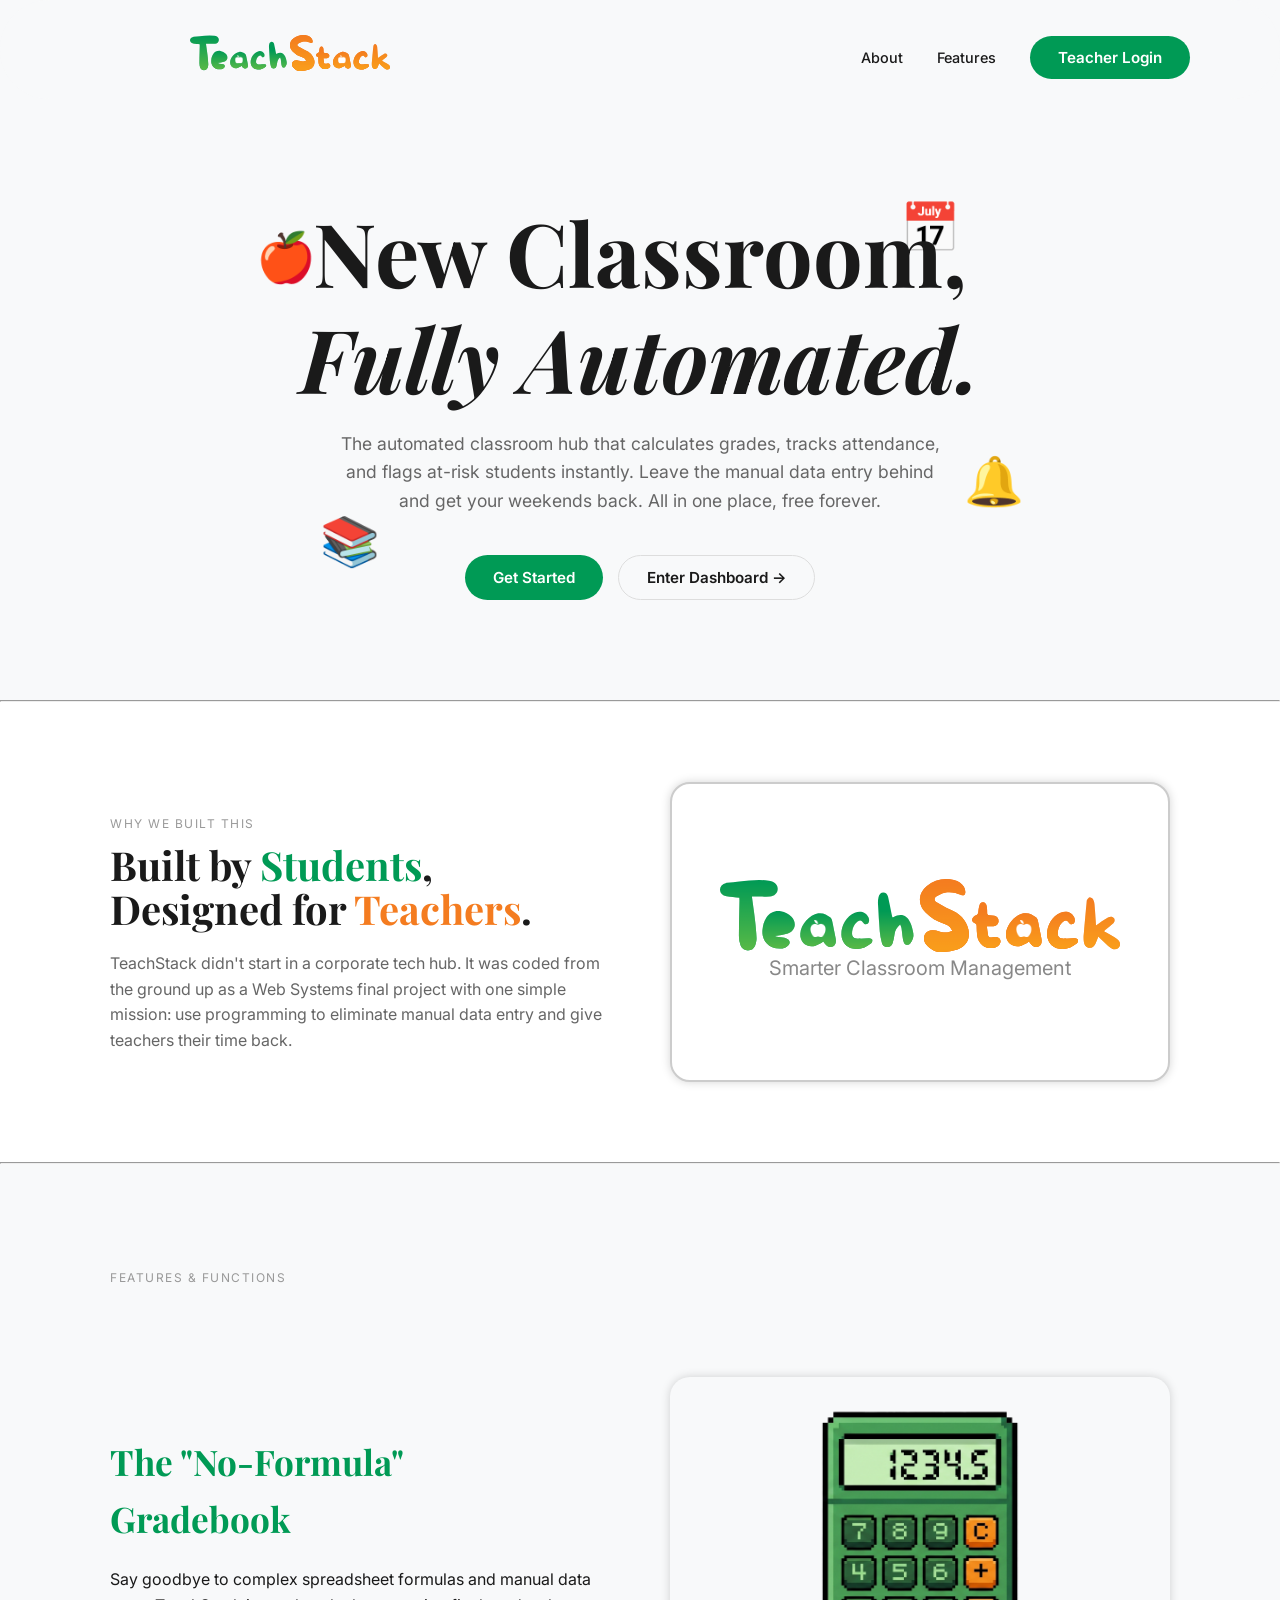
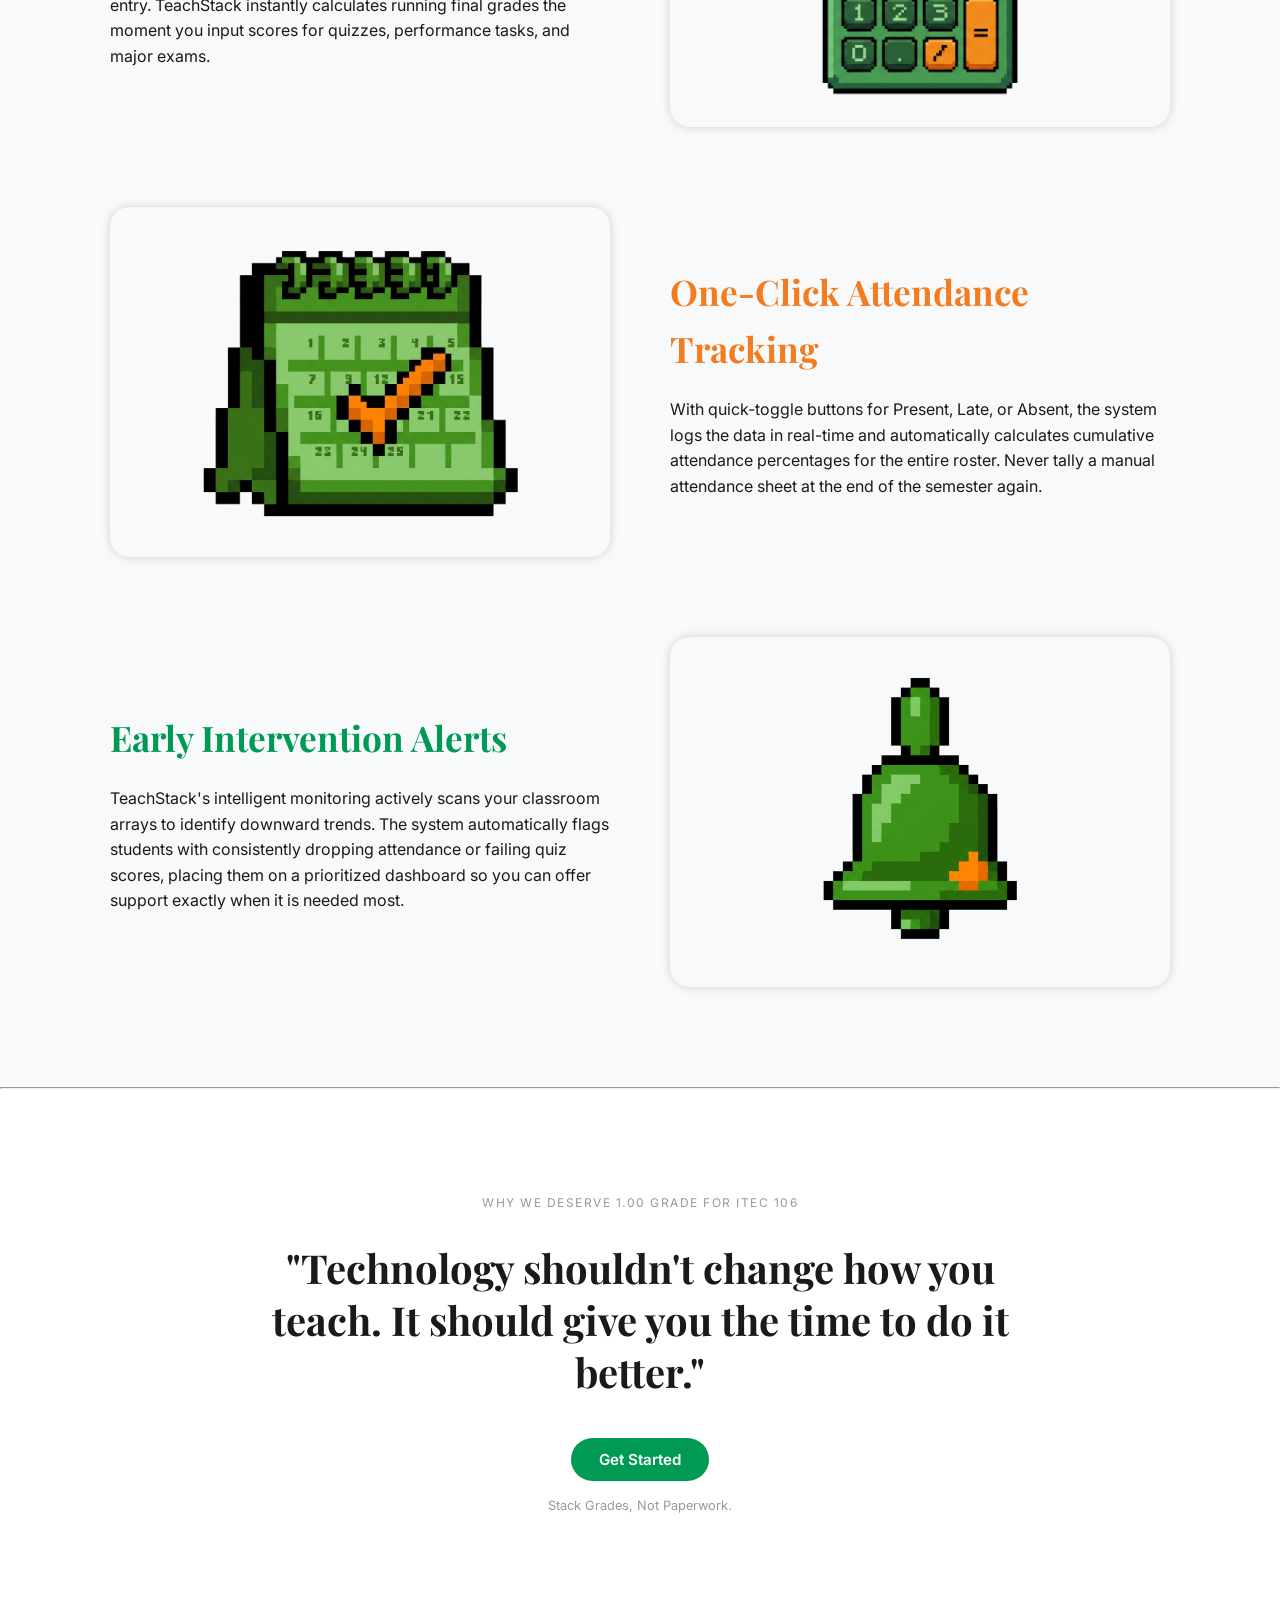
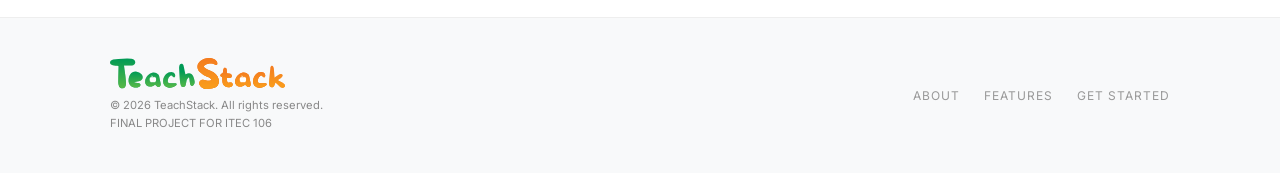
<file: index.html>
<!DOCTYPE html>
<html lang="en">
<head>
    <meta charset="UTF-8">
    <meta name="viewport" content="width=device-width, initial-scale=1.0">
    <title>TeachStack</title>
    <link rel="stylesheet" href="style.css">
    <!-- Google Fonts -->
    <link rel="icon" type="image/png" href="Pixel-Art-Apple-5.png">
    <link rel="preconnect" href="https://fonts.googleapis.com">
    <link rel="preconnect" href="https://fonts.gstatic.com" crossorigin>
    <link href="https://fonts.googleapis.com/css2?family=Inter:wght@400;500;600;700&family=Playfair+Display:ital,wght@0,600;0,700;1,600;1,700&display=swap" rel="stylesheet">
</head>
<body>

    <!-- Navigation -->
    <header>
        <div class="nav-container">
            <div class="logo">
                <a href="index.html"><img src="TeachStack.svg" alt=""></a>
            </div>
            <nav>
                <a href="#about">About</a>
                <a href="#features">Features</a>
                <button class="btn btn-primary nav-login-btn" onclick="openModal('login')">Teacher Login</button>
            </nav>
        </div>
    </header>

    <!-- Hero Section -->
    <section class="hero fade-in-section">
        <div class="hero-content">
            <div class="floating-icons">
                <div class="icon icon-1">🍎</div>
                <div class="icon icon-2">📅</div>
                <div class="icon icon-3">📚</div>
                <div class="icon icon-4">🔔</div>
            </div>
            <h1>New Classroom,<br><em>Fully Automated.</em></h1>
            <p>The automated classroom hub that calculates grades, tracks attendance, and flags at-risk students instantly. Leave the manual data entry behind and get your weekends back. All in one place, free forever.</p>
            <div class="hero-buttons">
                <button class="btn btn-primary" onclick="openModal('signup')">Get Started</button>
                <button class="btn btn-outline" onclick="openModal('login')">Enter Dashboard &rarr;</button>
            </div>
        </div>
    </section>

    <!-- Why We Built This Section -->
    <hr>
    <section id="about" class="about-section fade-in-section">
        <div class="container layout-grid">
            <div class="about-text">
                <span class="section-label">WHY WE BUILT THIS</span>
                <h2>Built by <span class="text-green">Students</span>,<br>Designed for <span class="text-orange">Teachers</span>.</h2>
                <p style="color: #666666;">TeachStack didn't start in a corporate tech hub. It was coded from the ground up as a Web Systems final project with one simple mission: use programming to eliminate manual data entry and give teachers their time back.</p>
            </div>
            <div class="about-image placeholder-box">
                <img src="TeachStack.svg" alt="" class="LogoAbout">
                <p style="font-size: 20px;">Smarter Classroom Management</p>
            </div>
        </div>
    </section>
    <hr>

    <!-- Features Section -->
    <section id="features" class="features-section">
        <div class="container">
            <span class="section-label text-center">FEATURES & FUNCTIONS</span>
            
            <!-- Feature 1 -->
            <div class="feature-row fade-in-section">
                <div class="feature-text">
                    <h3 class="text-green">The "No-Formula"<br>Gradebook</h3>
                    <p>Say goodbye to complex spreadsheet formulas and manual data entry. TeachStack instantly calculates running final grades the moment you input scores for quizzes, performance tasks, and major exams.</p>
                </div>
                <div class="feature-image placeholder-box pixel-art">
                    <img src="calc.png" alt="" class="calc_featimg">
                </div>
            </div>

            <!-- Feature 2 -->
            <div class="feature-row reverse fade-in-section">
                <div class="feature-text">
                    <h3 class="text-orange">One-Click Attendance<br>Tracking</h3>
                    <p>With quick-toggle buttons for Present, Late, or Absent, the system logs the data in real-time and automatically calculates cumulative attendance percentages for the entire roster. Never tally a manual attendance sheet at the end of the semester again.</p>
                </div>
                <div class="feature-image placeholder-box pixel-art">
                    <img src="calendar.png" alt="" class="calendar_featimg">
                </div>
            </div>

            <!-- Feature 3 -->
            <div class="feature-row fade-in-section">
                <div class="feature-text">
                    <h3 class="text-green">Early Intervention Alerts</h3>
                    <p>TeachStack's intelligent monitoring actively scans your classroom arrays to identify downward trends. The system automatically flags students with consistently dropping attendance or failing quiz scores, placing them on a prioritized dashboard so you can offer support exactly when it is needed most.</p>
                </div>
                <div class="feature-image placeholder-box pixel-art">
                    <img src="bell.png" alt="" class="bell_featimg">
                </div>
            </div>
        </div>
    </section>
    <hr>

    <!-- Quote Section -->
    <section class="quote-section fade-in-section">
        <span class="section-label">WHY WE DESERVE 1.00 GRADE FOR ITEC 106</span>
        <h2>"Technology shouldn't change how you teach. It should give you the time to do it better."</h2>
        <button class="btn btn-primary" onclick="openModal('signup')">Get Started</button>
        <p class="subtext">Stack Grades, Not Paperwork.</p>
    </section>

    <!-- Footer -->
    <footer>
        <div class="container footer-content">
            <div class="footer-logo">
                <img src="TeachStack.svg" alt="" class="footer_logo">
                <p style="font-size: 0.7rem; color: #888;">© 2026 TeachStack. All rights reserved.<br>FINAL PROJECT FOR ITEC 106</p>
            </div>
            <div class="footer-links">
                <a href="#about">ABOUT</a>
                <a href="#features">FEATURES</a>
                <a href="#" onclick="openModal('signup')">GET STARTED</a>
            </div>
        </div>
    </footer>

    <!-- Auth Modal (Login / Signup Sliding UI) -->
    <div id="authModal" class="modal-overlay">
        <div class="modal-container" id="modalContainer">
            
            <!-- Sign Up Form (Left side underneath, moves right) -->
            <div class="form-container sign-up-container">
                <form id="signupForm" action="#">
                    <div class="modal-logo">
                        <img src="TeachStack.svg" alt="">
                    </div>
                    <h2 class="text-green form-title">SIGN UP TO TEACHSTACK</h2>
                    <fieldset>
                        <legend class="text-orange">USERNAME</legend>
                        <input id="signupUsername" type="text" placeholder="Username" autocomplete="username" />
                    </fieldset>
                    <fieldset>
                        <legend class="text-orange">EMAIL</legend>
                        <input id="signupEmail" type="email" placeholder="@example.com" autocomplete="email" />
                    </fieldset>
                    <fieldset>
                        <legend class="text-orange">PASSWORD</legend>
                        <input id="signupPassword" type="password" placeholder="must be 8 above characters" autocomplete="new-password" />
                    </fieldset>
                    <button class="btn btn-primary form-btn" type="submit">SIGN UP</button>
                    <p class="auth-message" id="signupMessage"></p>
                </form>
            </div>

            <!-- Sign In Form (Left side by default) -->
            <div class="form-container sign-in-container">
                <form id="loginForm" action="#">
                    <div class="modal-logo">
                        <img src="TeachStack.svg" alt="">
                    </div>
                    <h2 class="text-green form-title">SIGN IN TO TEACHSTACK</h2>
                    <fieldset>
                        <legend class="text-orange">USERNAME</legend>
                        <input id="loginUsername" type="text" autocomplete="username" />
                    </fieldset>
                    <fieldset>
                        <legend class="text-orange">PASSWORD</legend>
                        <input id="loginPassword" type="password" autocomplete="current-password" />
                    </fieldset>
                    <a href="#" class="forgot-password text-orange">Forgot your password?</a>
                    <button class="btn btn-primary form-btn" type="submit">SIGN IN</button>
                    <p class="auth-message" id="loginMessage"></p>
                </form>
            </div>

            <!-- Overlay Container (Slides Left/Right) -->
            <div class="overlay-container">
                <div class="overlay">
                    <!-- Overlay Left (Orange side) -->
                    <div class="overlay-panel overlay-left">
                        <h2>JOIN TEACHSTACK<br>TODAY!</h2>
                        <p>Create an account to start building your digital classroom, managing modules, and tracking student progress.</p>
                        <p class="small-text">Already have an account?</p>
                        <button class="btn btn-white ghost" id="signInBtn" style="color: #F47C20;">LOG IN</button>
                    </div>
                    <!-- Overlay Right (Green side) -->
                    <div class="overlay-panel overlay-right">
                        <!-- Close button inside overlay -->
                        <span class="close-modal" onclick="closeModal()">&times;</span>
                        <h2>WELCOME!</h2>
                        <p>Please enter your credentials to access your dashboard and manage your classes.</p>
                        <p class="small-text">Doesn't have an account yet?</p>
                        <button class="btn btn-white ghost text-orange" id="signUpBtn" style="color: #009A55;">SIGN UP</button>
                    </div>
                </div>
            </div>
        </div>
    </div>

    <script src="script.js"></script>
</body>
</html>
</file>
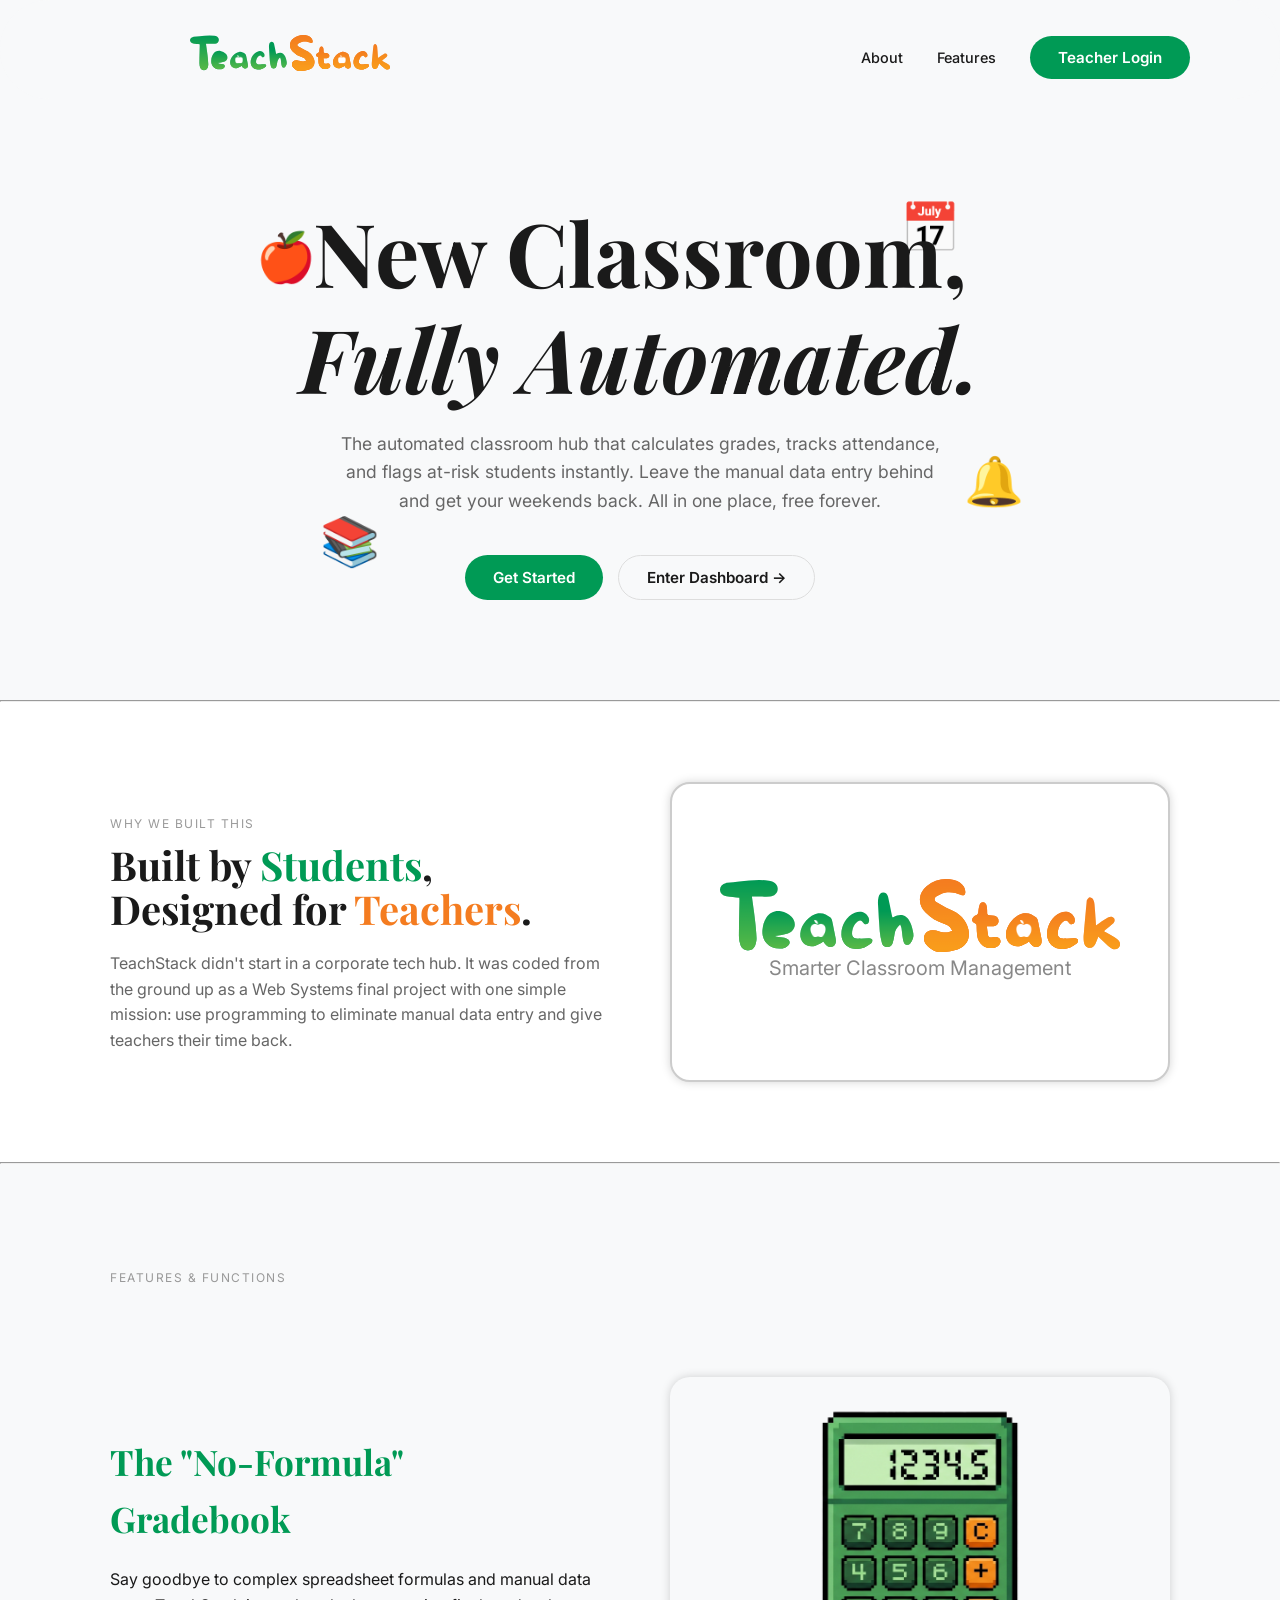
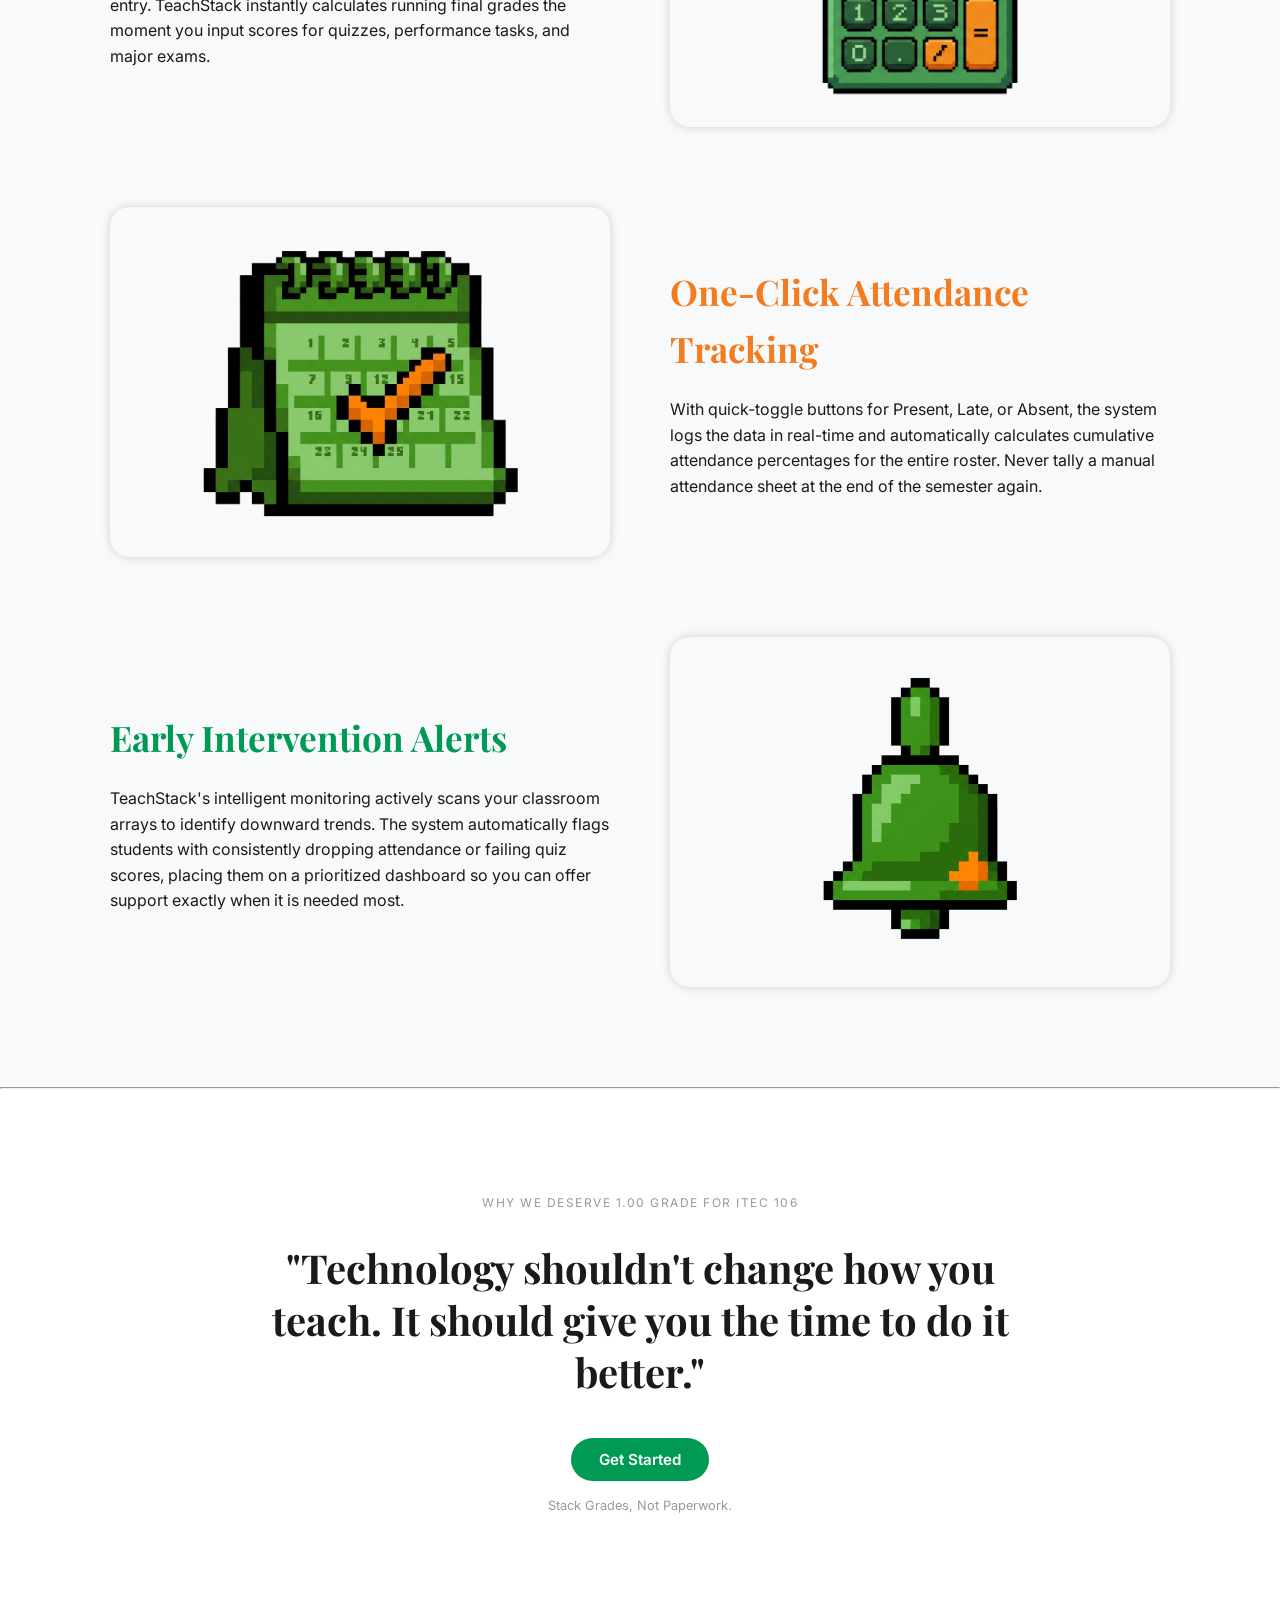
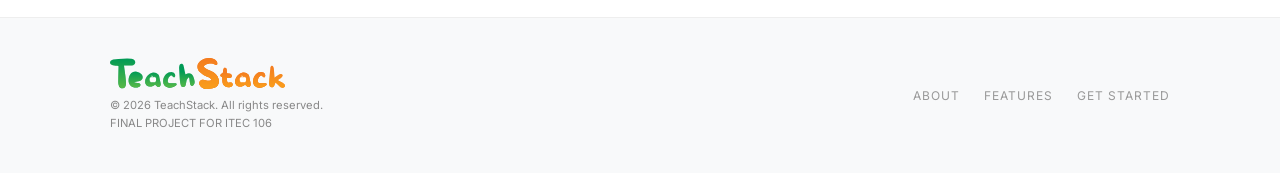
<file: analytics.html>
<!DOCTYPE html>
<html lang="en">
<head>
  <meta charset="UTF-8">
  <title>TeachStack - Analytics</title>
  <link rel="icon" type="image/png" href="Pixel-Art-Apple-5.png">
  <link rel="stylesheet" href="styles.css">
  <style>
      .analytics-grid { display: grid; grid-template-columns: repeat(3, 1fr); gap: 30px; margin-top: 20px;}
      .a-card { border: 3px solid var(--green); border-radius: 20px; overflow: hidden; background: white;}
      .a-card-header { background: var(--green); color: white; padding: 15px; text-align: center; font-size: 20px; font-weight: 800; }
      .a-card-body { padding: 20px; }
      
      .top-student-row { border: 2px solid var(--orange); border-radius: 40px; padding: 10px 20px; display: flex; align-items: center; gap: 15px; margin-bottom: 10px; color: white; background: var(--orange); font-weight: 700;}
      
      .stat-box { border: 2px solid var(--green); border-radius: 15px; padding: 20px; text-align: center; margin-bottom: 15px; }
      .stat-label { background: var(--green); color: white; border-radius: 20px; padding: 5px 15px; display: inline-block; margin-top: -35px; margin-bottom: 15px; font-weight: 700;}
      .stat-number { font-size: 64px; font-weight: 800; color: var(--orange); line-height: 1;}

      .risk-row { background: #E11D48; color: white; border-radius: 40px; padding: 15px; text-align: left; font-weight: 700; margin-bottom: 10px; display: flex; align-items: center; gap: 15px;}
  </style>
</head>
<body>
  <aside class="sidebar">
    <div>
      <div class="logo"><img src="TeachStack.svg" alt=""></div>
      <a href="dashboard.html" class="nav-item">
        <svg viewBox="0 0 24 24"><path d="M3 13h8V3H3v10zm0 8h8v-6H3v6zm10 0h8V11h-8v10zm0-18v6h8V3h-8z"/></svg> Dashboard
      </a>
      <div class="nav-item active">
        <svg viewBox="0 0 24 24"><path d="M12 2C6.48 2 2 6.48 2 12s4.48 10 10 10 10-4.48 10-10S17.52 2 12 2zm0 3c1.66 0 3 1.34 3 3s-1.34 3-3 3-3-1.34-3-3 1.34-3 3-3zm0 14.2c-2.5 0-4.71-1.28-6-3.22.03-1.99 4-3.08 6-3.08 1.99 0 5.97 1.09 6 3.08-1.29 1.94-3.5 3.22-6 3.22z"/></svg> All Section
      </div>
      <div class="sub-nav" id="sidebarSubNav">
      </div>
    </div>
    <button class="btn-logout" onclick="logout()"><svg viewBox="0 0 24 24" width="20"><path d="M17 7l-1.41 1.41L18.17 11H8v2h10.17l-2.58 2.58L17 17l5-5zM4 5h8V3H4c-1.1 0-2 .9-2 2v14c0 1.1.9 2 2 2h8v-2H4V5z"/></svg> Log Out</button>
  </aside>

  <main class="main-content fade-in">
    <div class="top-header">
      <a href="dashboard.html" class="back-link">&larr; Dashboard</a>
      <h1 class="page-title ui-sec-name">SECTION NAME</h1>
      <h2 class="page-subtitle ui-sub-code">SUBJECT CODE: SUBJECT NAME</h2>
      <div class="enrollment-count"><svg viewBox="0 0 24 24" width="20" fill="currentColor"><path d="M12 12c2.21 0 4-1.79 4-4s-1.79-4-4-4-4 1.79-4 4 1.79 4 4 4zm0 2c-2.67 0-8 1.34-8 4v2h16v-2c0-2.66-5.33-4-8-4z"/></svg> <span class="ui-enroll-count">0 Student Enrolled</span></div>
      
      <div class="tabs">
        <a href="masterlist.html" class="tab">Masterlist</a>
        <a href="attendance.html" class="tab">Attendance</a>
        <a href="gradebook.html" class="tab">Gradebook</a>
        <a href="analytics.html" class="tab active">Class Analytics</a>
      </div>
    </div>
    
    <h3 style="color: var(--green); font-size: 24px; font-weight: 800;"><span class="ui-sec-name"></span> Class Analytics</h3>
    <p style="color: var(--text-gray); font-size: 14px; margin-bottom: 20px;">Analytics overview in this subject</p>

    <div class="analytics-grid">
      <div class="a-card">
          <div class="a-card-header">TOP STUDENTS</div>
          <div class="a-card-body" id="topList">
             </div>
      </div>

      <div class="a-card">
          <div class="a-card-header">CLASS SUMMARY</div>
          <div class="a-card-body">
              <div class="stat-box">
                  <div class="stat-label">SUBJECT PASSING RATE</div>
                  <div class="stat-number" id="passRate">0%</div>
              </div>
              <div class="stat-box">
                  <div class="stat-label">ATTENDANCE AVERAGE</div>
                  <div class="stat-number" id="attAvg">0%</div>
              </div>
          </div>
      </div>

      <div class="a-card">
          <div class="a-card-header">AT RISK STUDENTS</div>
          <div class="a-card-body" id="riskList">
             </div>
      </div>
    </div>
  </main>

  <script src="store.js"></script>
  <script>
      const section = getCurrentSection();

      // Background calculation to find a student's final grade without rendering the table
      function calculateStudentGrade(fullName) {
          const g = section.grades;
          if (!g || !g.weights) return null;

          let catTotals = { quiz: {s:0, m:0}, pt: {s:0, m:0}, exam: {s:0, m:0} };

          ['quiz', 'pt', 'exam'].forEach(cat => {
              for(let i=1; i<=g.cols[cat]; i++) {
                  let colId = `${cat}-${i}`;
                  let score = g.records[fullName]?.[colId];
                  if (score !== undefined && score !== '') {
                      catTotals[cat].s += parseFloat(score) || 0;
                      catTotals[cat].m += parseFloat(g.maxScores[colId]) || 100;
                  }
              }
          });

          let totalPct = 0;
          let hasGrades = false;
          
          ['quiz', 'pt', 'exam'].forEach(cat => {
              if (catTotals[cat].m > 0) {
                  hasGrades = true;
                  let catPct = (catTotals[cat].s / catTotals[cat].m) * 100;
                  totalPct += catPct * (g.weights[cat] / 100);
              }
          });

          if (!hasGrades) return null;

          // Convert percentage to PH grade format
          const gradeTable = [
              [96.7, 1.00], [93.4, 1.25], [90.1, 1.50],
              [86.7, 1.75], [83.4, 2.00], [80.1, 2.25],
              [76.7, 2.50], [73.4, 2.75], [70.0, 3.00],
              [0,    5.00]
          ];
          for (const [min, grade] of gradeTable) { 
              if (totalPct >= min) return grade; 
          }
          return 5.00;
      }

      function renderAnalytics() {
          updateHeaderUI();
          
          let studentStats = [];
          let totalAttPct = 0;
          let studentsWithAtt = 0;
          let studentsWithGrades = 0;
          let passedStudents = 0;

          // 1. Process Data
          section.students.forEach(s => {
              const fullName = `${s.last.toUpperCase()}, ${s.first.toUpperCase()}`;
              
              // Process Grades
              const gradeNum = calculateStudentGrade(fullName);
              if (gradeNum !== null) {
                  studentStats.push({ name: fullName, grade: gradeNum });
                  studentsWithGrades++;
                  if (gradeNum <= 3.00) passedStudents++;
              }

              // Process Attendance
              if (section.attendance && section.attendance.dates && section.attendance.dates.length > 0) {
                  let p=0, l=0, a=0;
                  section.attendance.dates.forEach(d => {
                      const stat = section.attendance.records[fullName]?.[d] || "present";
                      if(stat==="present") p++; else if(stat==="late") l++; else a++;
                  });
                  const total = p+l+a;
                  if(total > 0) {
                      totalAttPct += ((p+l)/total);
                      studentsWithAtt++;
                  }
              }
          });

          // 2. Sort and filter grades (Lower number is better in PH system: 1.00 is best)
          studentStats.sort((a, b) => a.grade - b.grade);
          
          const topStudents = studentStats.filter(s => s.grade <= 3.00).slice(0, 5); // Top 5 passing
          const riskStudents = studentStats.filter(s => s.grade > 3.00); // Anyone failing

          // 3. Update the UI
          
          // Passing Rate & Attendance
          document.getElementById('passRate').textContent = studentsWithGrades ? Math.round((passedStudents/studentsWithGrades)*100) + '%' : '0%';
          document.getElementById('attAvg').textContent = studentsWithAtt ? Math.round((totalAttPct/studentsWithAtt)*100) + '%' : '0%';

          // Top Students UI
          const topContainer = document.getElementById('topList');
          if (topStudents.length > 0) {
              topContainer.innerHTML = topStudents.map((s, idx) => `
                <div class="top-student-row">
                  <svg viewBox="0 0 24 24" width="30" fill="currentColor"><path d="M12 2C6.48 2 2 6.48 2 12s4.48 10 10 10 10-4.48 10-10S17.52 2 12 2zm0 3c1.66 0 3 1.34 3 3s-1.34 3-3 3-3-1.34-3-3 1.34-3 3-3zm0 14.2c-2.5 0-4.71-1.28-6-3.22.03-1.99 4-3.08 6-3.08 1.99 0 5.97 1.09 6 3.08-1.29 1.94-3.5 3.22-6 3.22z"/></svg>
                  <div>
                    <div style="font-size:14px; line-height: 1;">${s.name}</div>
                    <div style="font-size:11px; font-weight:500;">RANK ${idx + 1} - ${s.grade.toFixed(2)}</div>
                  </div>
                </div>
              `).join('');
          } else {
              topContainer.innerHTML = `<div style="text-align:center; padding: 20px 0; color:var(--text-gray); font-weight:600;">Not enough grade data.</div>`;
          }

          // Risk Students UI
          const riskContainer = document.getElementById('riskList');
          if (riskStudents.length > 0) {
              riskContainer.innerHTML = riskStudents.map(s => `
                <div class="risk-row">
                  <svg viewBox="0 0 24 24" width="30" fill="currentColor"><path d="M12 2C6.48 2 2 6.48 2 12s4.48 10 10 10 10-4.48 10-10S17.52 2 12 2zm0 3c1.66 0 3 1.34 3 3s-1.34 3-3 3-3-1.34-3-3 1.34-3 3-3zm0 14.2c-2.5 0-4.71-1.28-6-3.22.03-1.99 4-3.08 6-3.08 1.99 0 5.97 1.09 6 3.08-1.29 1.94-3.5 3.22-6 3.22z"/></svg>
                  <div>
                    <div style="font-size:14px; line-height: 1;">${s.name}</div>
                    <div style="font-size:11px; font-weight:500;">NEED INTERVENTION (${s.grade.toFixed(2)})</div>
                  </div>
                </div>
              `).join('');
          } else {
              riskContainer.innerHTML = `
                <div style="text-align:center; padding: 40px 0;">
                    <h2 style="color:var(--orange); font-size:32px; font-weight:800; margin-bottom:5px;">CONGRATS!</h2>
                    <p style="color:var(--text-gray); font-weight:600; line-height:1.2;">THERE ARE NO<br>AT RISK STUDENT!</p>
                </div>
              `;
          }
      }

      renderAnalytics();
  </script>
</body>
</html>
</file>
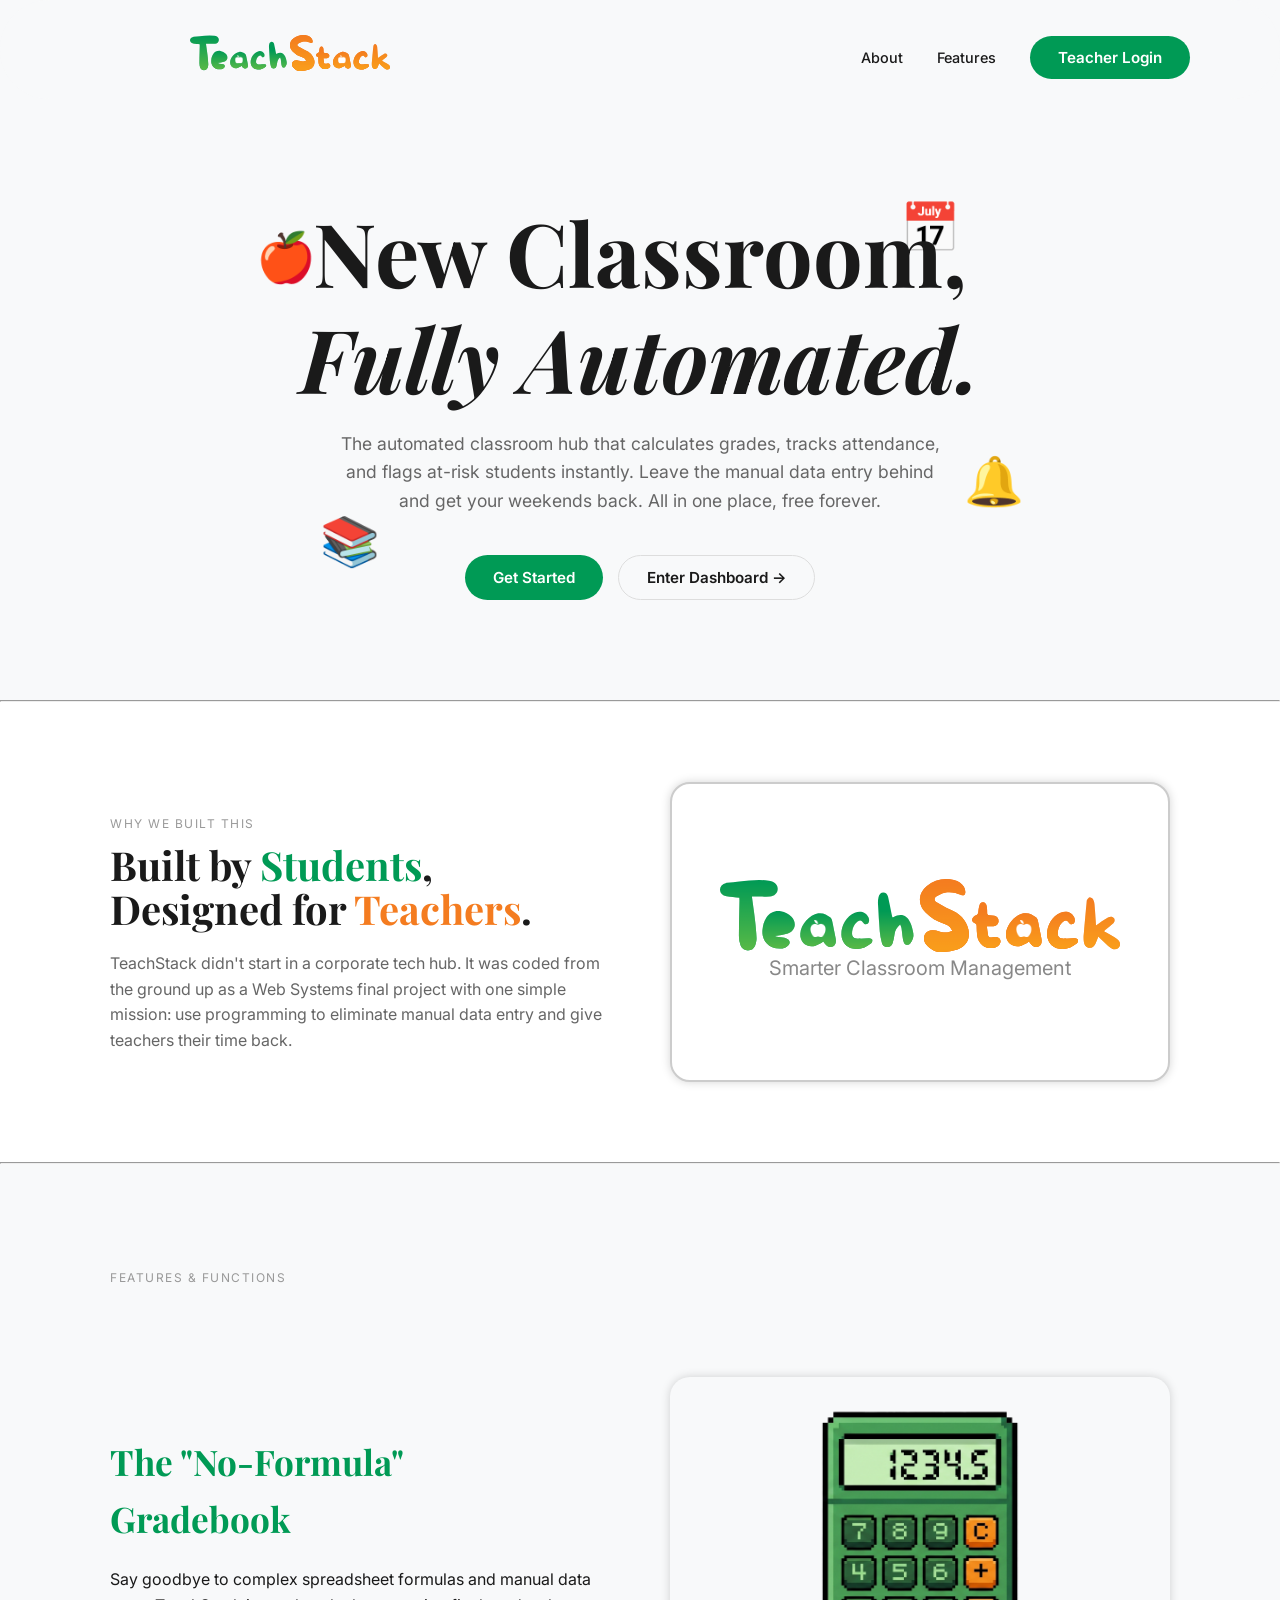
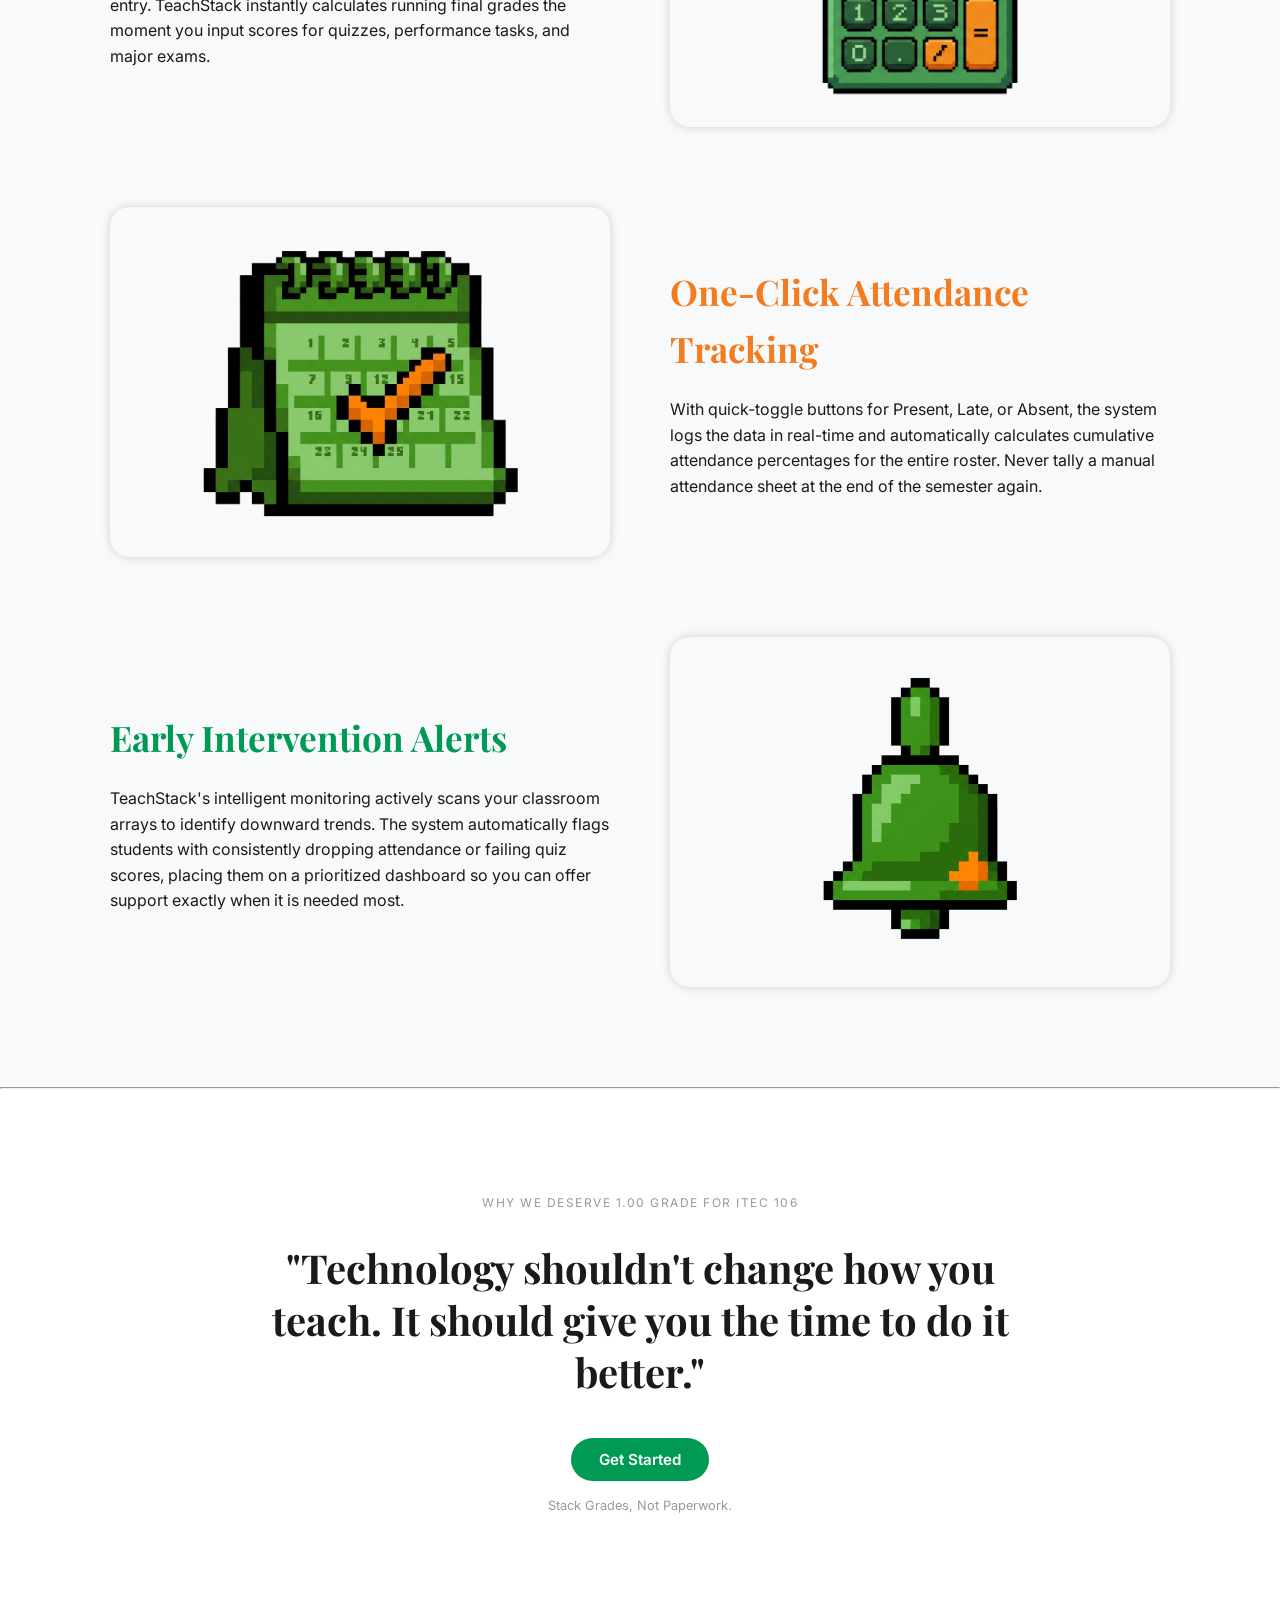
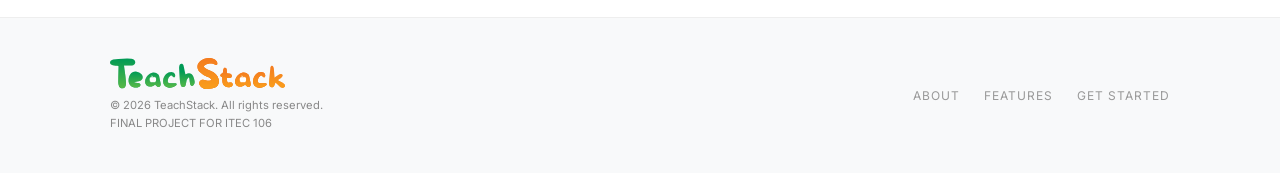
<file: attendance.html>
<!DOCTYPE html>
<html lang="en">
<head>
  <meta charset="UTF-8">
  <title>TeachStack - Attendance</title>
  <link rel="stylesheet" href="styles.css">
  <link rel="icon" type="image/png" href="Pixel-Art-Apple-5.png">
</head>
<body>
  <aside class="sidebar">
    <div>
      <div class="logo"><img src="TeachStack.svg" alt=""></div>
      <a href="dashboard.html" class="nav-item">
        <svg viewBox="0 0 24 24"><path d="M3 13h8V3H3v10zm0 8h8v-6H3v6zm10 0h8V11h-8v10zm0-18v6h8V3h-8z"/></svg> Dashboard
      </a>
      <div class="nav-item active">
        <svg viewBox="0 0 24 24"><path d="M12 2C6.48 2 2 6.48 2 12s4.48 10 10 10 10-4.48 10-10S17.52 2 12 2zm0 3c1.66 0 3 1.34 3 3s-1.34 3-3 3-3-1.34-3-3 1.34-3 3-3zm0 14.2c-2.5 0-4.71-1.28-6-3.22.03-1.99 4-3.08 6-3.08 1.99 0 5.97 1.09 6 3.08-1.29 1.94-3.5 3.22-6 3.22z"/></svg> All Section
      </div>
      <div class="sub-nav" id="sidebarSubNav">
      </div>
    </div>
    <button class="btn-logout" onclick="logout()"><svg viewBox="0 0 24 24" width="20"><path d="M17 7l-1.41 1.41L18.17 11H8v2h10.17l-2.58 2.58L17 17l5-5zM4 5h8V3H4c-1.1 0-2 .9-2 2v14c0 1.1.9 2 2 2h8v-2H4V5z"/></svg> Log Out</button>
  </aside>

  <main class="main-content fade-in">
    <div class="top-header">
      <a href="dashboard.html" class="back-link">&larr; Dashboard</a>
      <h1 class="page-title ui-sec-name">SECTION NAME</h1>
      <h2 class="page-subtitle ui-sub-code">SUBJECT CODE: SUBJECT NAME</h2>
      <div class="enrollment-count"><svg viewBox="0 0 24 24" width="20" fill="currentColor"><path d="M12 12c2.21 0 4-1.79 4-4s-1.79-4-4-4-4 1.79-4 4 1.79 4 4 4zm0 2c-2.67 0-8 1.34-8 4v2h16v-2c0-2.66-5.33-4-8-4z"/></svg> <span class="ui-enroll-count">0 Student Enrolled</span></div>
      
      <div class="tabs">
        <a href="masterlist.html" class="tab">Masterlist</a>
        <a href="attendance.html" class="tab active">Attendance</a>
        <a href="gradebook.html" class="tab">Gradebook</a>
        <a href="analytics.html" class="tab">Class Analytics</a>
      </div>
    </div>

    <div style="display: flex; justify-content: space-between; align-items: center; margin-bottom: 15px;">
      <div>
        <h3 style="color: var(--green); font-size: 24px; font-weight: 800;"><span class="ui-sec-name"></span> Attendance</h3>
        <div style="display:flex; gap:10px; font-size:12px; align-items:center; margin-top:5px;">
          <span class="status present" style="min-width:auto; padding:2px 10px;">PRESENT</span>
          <span class="status late" style="min-width:auto; padding:2px 10px;">LATE</span>
          <span class="status absent" style="min-width:auto; padding:2px 10px;">ABSENT</span>
          <span style="color:var(--text-gray)">Click a cell to cycle status</span>
        </div>
      </div>
      <div style="display: flex; gap: 10px;">
        <input type="date" id="datePicker" style="padding: 5px 10px; border:1px solid var(--orange); border-radius:15px; color:var(--orange); font-weight:bold; outline:none;">
        <button class="btn-primary" onclick="addDate()">+ ADD DATE</button>
      </div>
    </div>

    <div class="table-wrapper">
      <table id="attTable">
        <thead>
          <tr id="attHeader">
            </tr>
        </thead>
        <tbody id="attBody">
            </tbody>
      </table>
    </div>
  </main>

  <script src="store.js"></script>
  <script>
    const section = getCurrentSection();

    // ==========================================
    // 1. SELF-HEALING DATA PROTOCOL
    // This fixes corrupted data from older versions
    // so the page never crashes on load.
    // ==========================================
    if (!section.students) section.students = [];
    if (!section.attendance) section.attendance = {};
    if (!Array.isArray(section.attendance.dates)) section.attendance.dates = [];
    if (!section.attendance.records) section.attendance.records = {};
    saveData();

    // 2. Safe Date Formatter
    function formatD(ds) {
        try {
            const [y, m, d] = ds.split('-'); 
            const dateObj = new Date(y, m - 1, d); 
            const month = dateObj.toLocaleString('default', { month: 'short' }).toUpperCase();
            const day = String(dateObj.getDate()).padStart(2, '0');
            const weekday = dateObj.toLocaleString('default', { weekday: 'short' }).toUpperCase();
            return `${month} ${day}<br><span style="color:var(--green);font-size:12px;">${weekday}</span>`;
        } catch (e) {
            return ds; // Fallback if format fails
        }
    }

    // 3. Render the Table
    function renderAttendance() {
        updateHeaderUI();
        
        // Build Header
        const thead = document.getElementById('attHeader');
        let theadHTML = `<th class="sticky-col-left th-green" style="min-width:200px;">STUDENT</th>`;
        
        section.attendance.dates.forEach(d => {
            theadHTML += `<th>${formatD(d)}</th>`;
        });
        
        theadHTML += `<th class="sticky-col-right th-green" style="min-width:100px;">SUMMARY</th>`;
        thead.innerHTML = theadHTML;

        // Build Body
        const tbody = document.getElementById('attBody');
        let tbodyHTML = '';
        
        // If there are no students yet, show a friendly message
        if (section.students.length === 0) {
            tbody.innerHTML = `<tr><td colspan="${section.attendance.dates.length + 2}" style="text-align:center; padding: 30px; color:var(--text-gray); font-weight:600;">No students enrolled yet. Add them in the Masterlist!</td></tr>`;
            return;
        }

        section.students.forEach(s => {
            // Safely grab names, falling back to "Unknown" if data is missing
            const lastName = (s.last || s.lastname || "Unknown").toUpperCase();
            const firstName = (s.first || s.firstname || "Unknown").toUpperCase();
            const fullName = `${lastName}, ${firstName}`;
            
            // Ensure record exists for this student
            if (!section.attendance.records[fullName]) {
                section.attendance.records[fullName] = {};
            }
            
            let p = 0, l = 0, a = 0;
            let rowHTML = `<tr><td class="sticky-col-left">${fullName}</td>`;
            
            section.attendance.dates.forEach(d => {
                const stat = section.attendance.records[fullName][d] || "present";
                if(stat === "present") p++; 
                else if(stat === "late") l++; 
                else a++;
                
                rowHTML += `<td><div class="status ${stat}" data-name="${fullName}" data-date="${d}" onclick="cycle(this)">${stat.toUpperCase()}</div></td>`;
            });

            // Calculate Percentage Safely
            const total = p + l + a;
            const pct = total === 0 ? "100%" : Math.round(((p + l) / total) * 100) + "%";
            
            rowHTML += `<td class="sticky-col-right">${pct}</td></tr>`;
            tbodyHTML += rowHTML;
        });
        
        tbody.innerHTML = tbodyHTML;
    }

    // 4. Handle Status Clicks
    function cycle(element) {
        const name = element.getAttribute('data-name');
        const date = element.getAttribute('data-date');
        
        const cycleMap = { "present": "late", "late": "absent", "absent": "present" };
        const curr = section.attendance.records[name][date] || "present";
        const next = cycleMap[curr];
        
        section.attendance.records[name][date] = next;
        saveData();
        renderAttendance(); 
    }

    // 5. Add Date Logic
    function addDate() {
        const d = document.getElementById('datePicker').value;
        if(!d) return alert("Please select a date first.");
        if(section.attendance.dates.includes(d)) return alert("Date already added.");
        
        section.attendance.dates.push(d);
        
        // Add default "present" for all current students
        section.students.forEach(s => {
            const lastName = (s.last || s.lastname || "Unknown").toUpperCase();
            const firstName = (s.first || s.firstname || "Unknown").toUpperCase();
            const fullName = `${lastName}, ${firstName}`;
            
            if (!section.attendance.records[fullName]) {
                section.attendance.records[fullName] = {};
            }
            section.attendance.records[fullName][d] = "present";
        });
        
        saveData();
        renderAttendance();
    }

    // 6. Start the App
    window.onload = function() {
        try {
            const today = new Date();
            const yyyy = today.getFullYear();
            const mm = String(today.getMonth() + 1).padStart(2, '0');
            const dd = String(today.getDate()).padStart(2, '0');
            document.getElementById('datePicker').value = `${yyyy}-${mm}-${dd}`;
        } catch (e) {
            console.error("Date setup failed, continuing...", e);
        }
        
        renderAttendance();
    };
  </script>
</body>
</html>
</file>
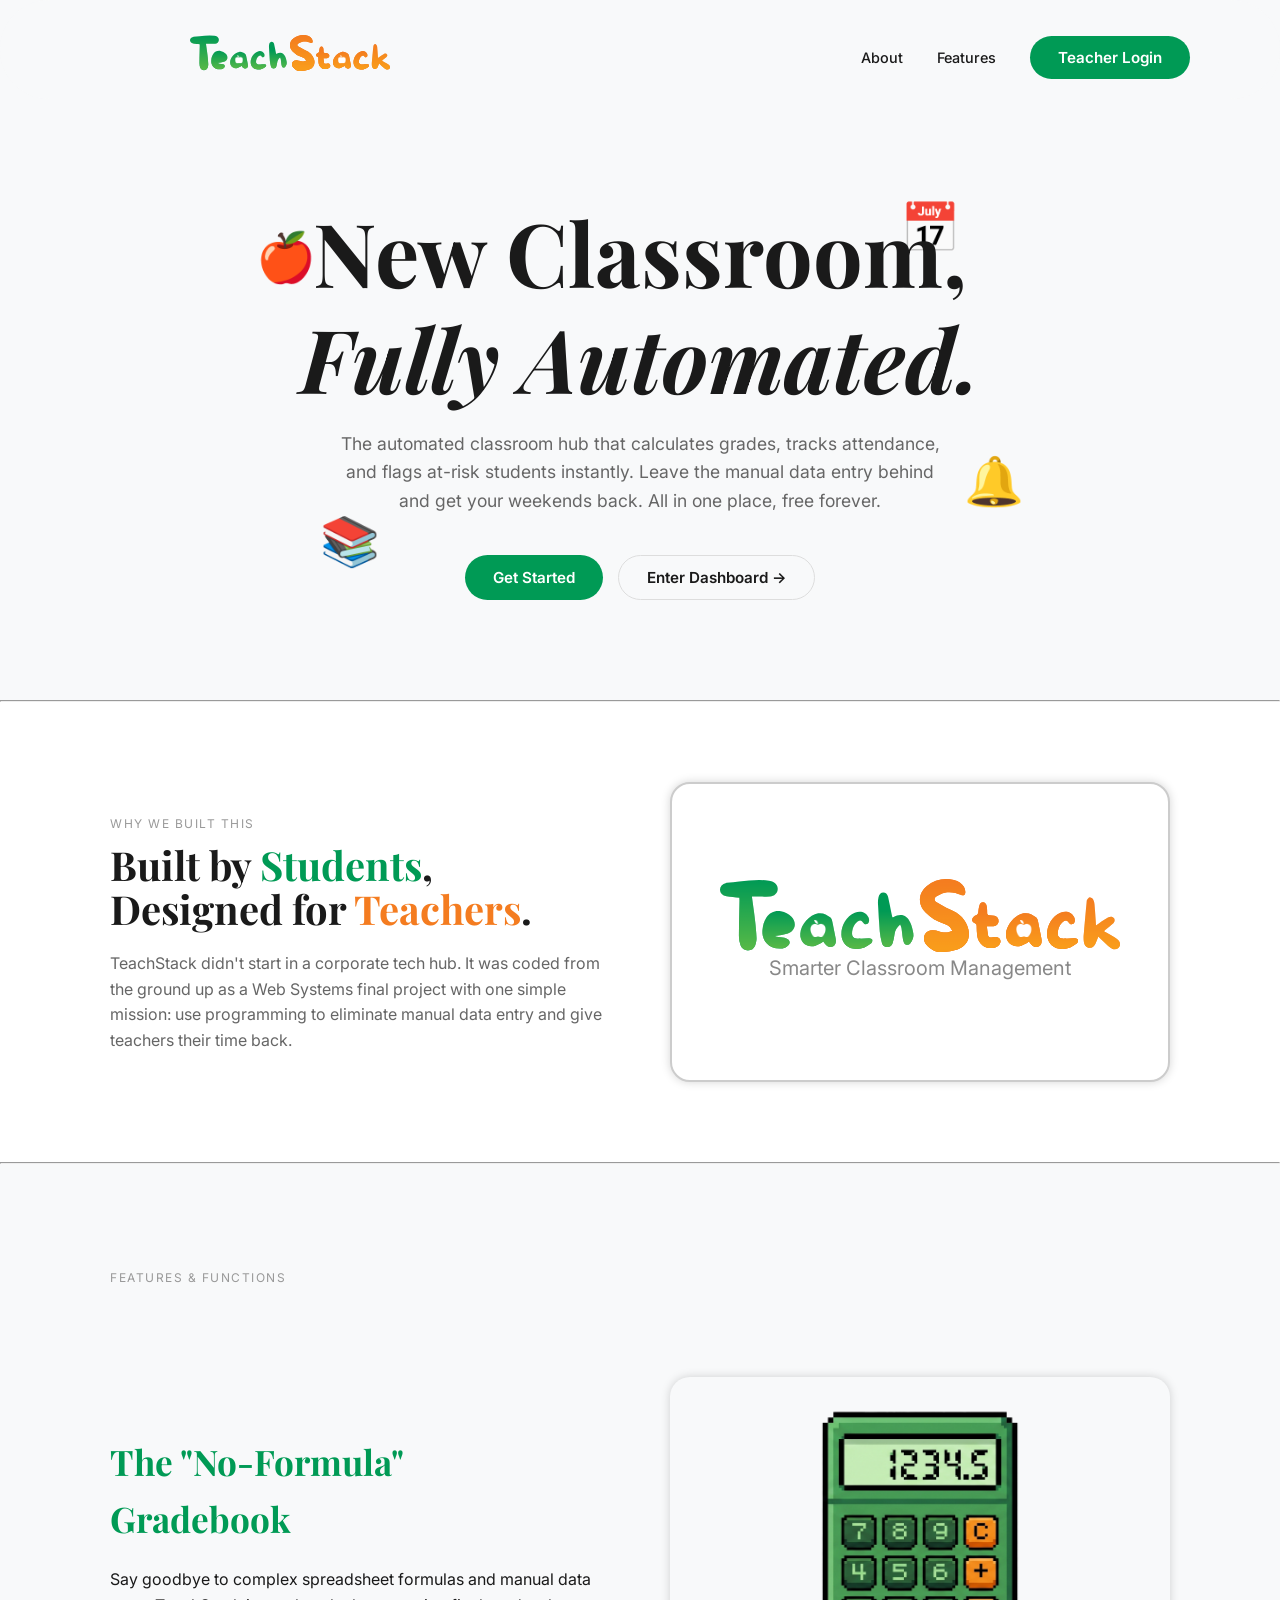
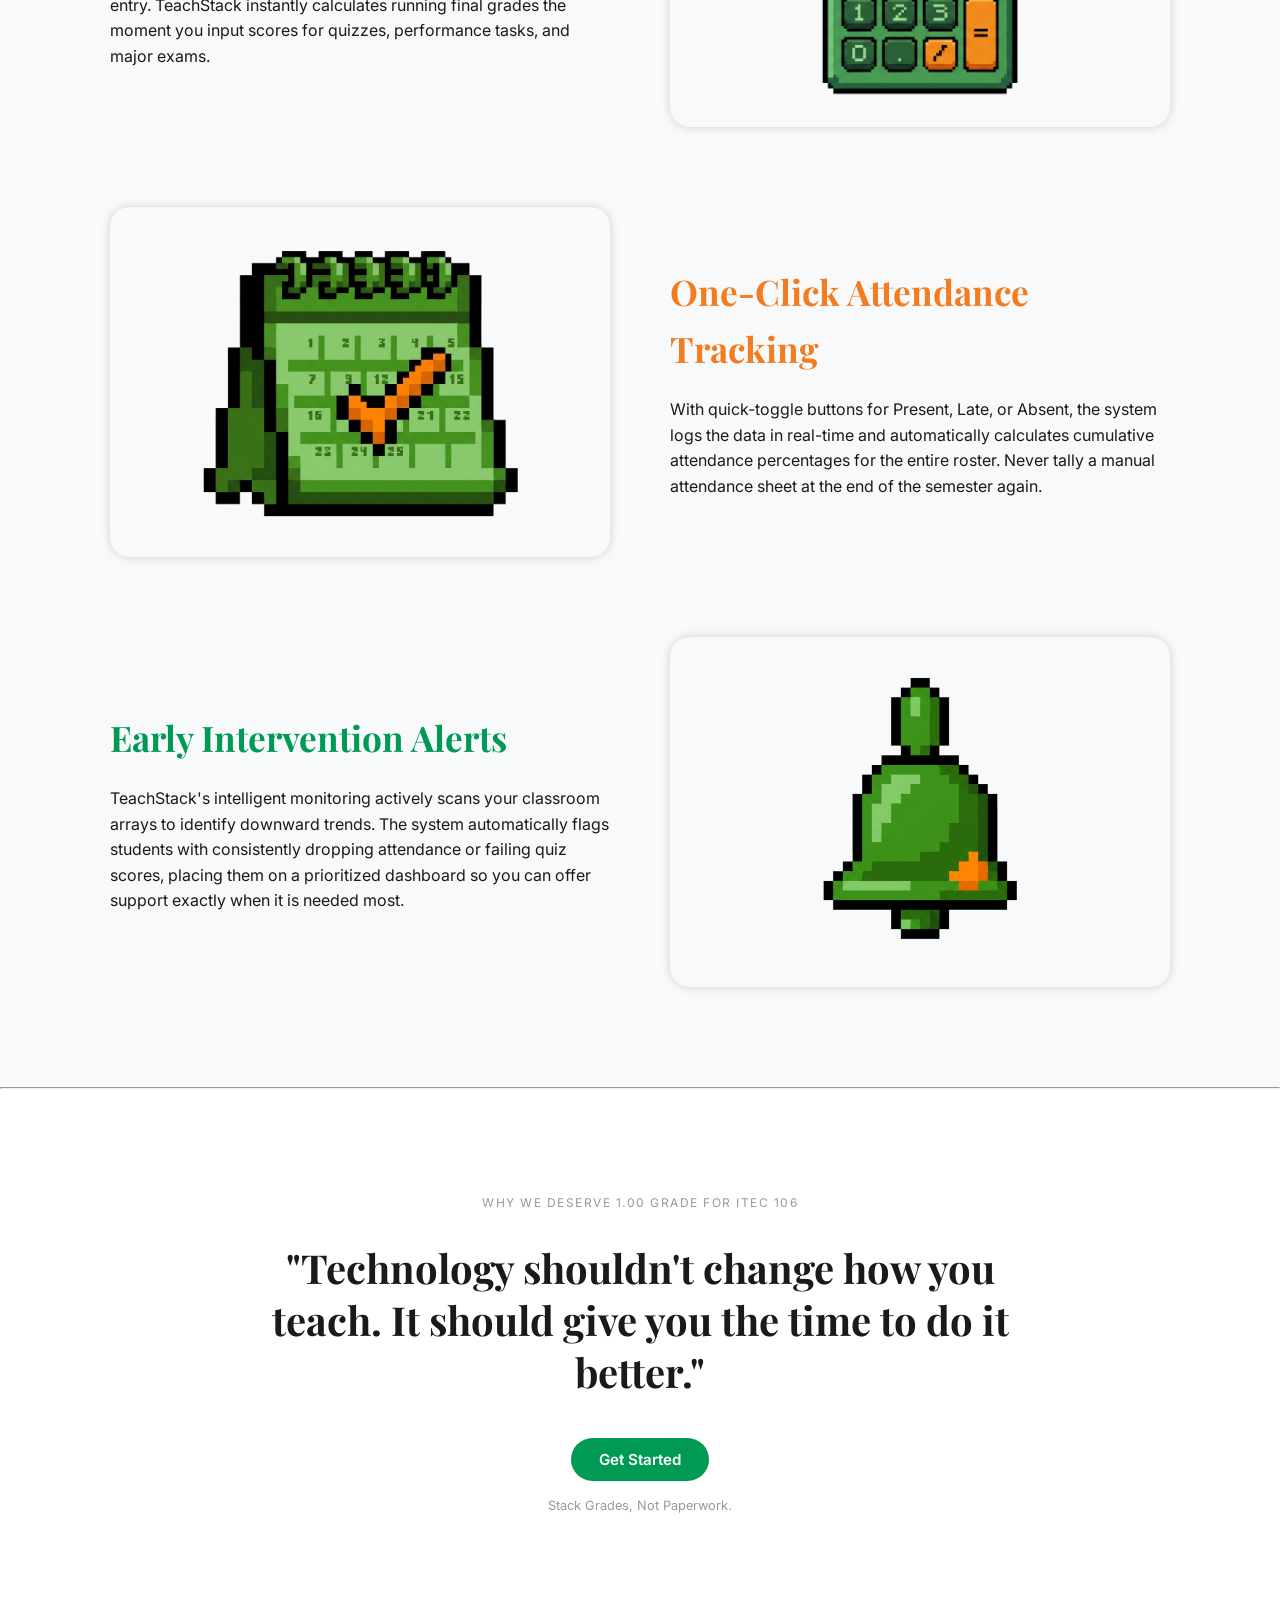
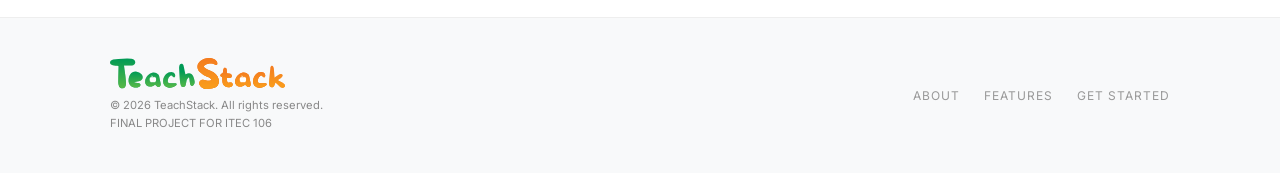
<file: dashboard.html>
<!DOCTYPE html>
<html lang="en">
<head>
  <meta charset="UTF-8">
  <meta name="viewport" content="width=device-width, initial-scale=1.0">
  <title>TeachStack - Dashboard</title>
  <link rel="icon" type="image/png" href="Pixel-Art-Apple-5.png">
  <link rel="stylesheet" href="styles.css">
  
  <style>
    /* --- DASHBOARD SPECIFIC STYLES --- */
    
    /* Top Header Adjustments */
    .dashboard-header {
      display: flex;
      justify-content: space-between;
      align-items: center;
      margin-bottom: 30px;
    }
    .greeting {
      font-size: 32px;
      font-weight: 700;
      color: var(--text-dark);
    }
    .greeting span {
      color: var(--green);
    }
    .btn-add-section {
      background: var(--green);
      color: white;
      border: none;
      padding: 10px 24px;
      border-radius: 25px;
      font-weight: 700;
      cursor: pointer;
      font-size: 14px;
      transition: transform 0.2s;
    }
    .btn-add-section:hover {
      transform: scale(1.05);
    }

    /* Top Stats Cards */
    .stats-grid {
      display: grid;
      grid-template-columns: repeat(3, 1fr);
      gap: 20px;
      margin-bottom: 40px;
    }
    .stat-card {
      border: 2px solid var(--green);
      border-radius: 15px;
      overflow: hidden;
      background: white;
      text-align: center;
      box-shadow: 0 4px 6px rgba(0,0,0,0.02);
    }
    .stat-header {
      background: var(--green);
      color: white;
      padding: 12px;
      font-size: 16px;
      font-weight: 800;
      line-height: 1.2;
    }
    .stat-body {
      padding: 20px;
    }
    .stat-number {
      font-size: 72px;
      font-weight: 800;
      line-height: 1;
      margin-bottom: 10px;
    }
    .text-orange { color: var(--orange); }
    .text-red { color: #E11D48; }
    .stat-subtext {
      color: var(--green);
      font-size: 12px;
      font-weight: 700;
      line-height: 1.2;
    }

    /* Section Area */
    .sections-title {
      font-size: 28px;
      font-weight: 800;
      color: var(--text-dark);
      margin-bottom: 60px;
      text-transform: uppercase;
    }
    
    .sections-grid {
      display: grid;
      grid-template-columns: repeat(auto-fill, minmax(280px, 1fr));
      gap: 70px 20px;
    }

    /* Unique Section Card Design */
    .section-card {
      position: relative;
      border: 2px solid var(--orange);
      border-radius: 0px 15px 15px 15px;
      height: 200px;
      width: 350px;
      background: white;
      text-align: center;
      padding: 40px 20px 20px;
      cursor: pointer;
      transition: transform 0.2s, box-shadow 0.2s;
    }
    .section-card:hover {
      transform: translateY(-5px);
      box-shadow: 0 10px 20px rgba(244, 124, 32, 0.15);
    }
    .section-tab {
      position: absolute;
      top: -1px;
      left: -2px; /* Align with left border */
      background: var(--orange);
      color: white;
      padding: 10px 25px;
      font-size: 18px;
      font-weight: 800;
      border-radius: 15px 15px 0 0;
      transform: translateY(-100%);
    }
    .card-code {
      font-size: 36px;
      font-weight: 800;
      color: var(--green);
      line-height: 1;
    }
    .card-subject {
      color: var(--orange);
      font-size: 14px;
      font-weight: 800;
      margin-bottom: 20px;
    }
    .card-footer-stats {
      font-size: 20px;
      font-weight: 800;
      line-height: 1.2;
    }
    .card-footer-stats span.num { color: var(--green); }
    .card-footer-stats span.text { color: var(--orange); }

    /* Modals aligned with mockups */
    .custom-modal {
      background: white;
      border: 4px solid var(--green);
      border-radius: 24px;
      padding: 30px 40px;
      width: 90%;
      max-width: 500px;
      position: relative;
      text-align: center;
    }
    .custom-modal-close {
      position: absolute;
      top: 15px;
      right: 20px;
      font-size: 20px;
      font-weight: 800;
      color: var(--text-dark);
      cursor: pointer;
      border: none;
      background: transparent;
    }
    .modal-fieldset {
      border: 1px solid #888;
      border-radius: 8px;
      padding: 0 15px;
      margin-bottom: 15px;
      width: 100%;
      text-align: left;
    }
    .modal-legend {
      font-size: 0.85rem;
      font-weight: 800;
      color: var(--orange);
      padding: 0 5px;
    }
    .modal-input {
      border: none;
      outline: none;
      width: 100%;
      padding: 10px 0;
      font-size: 1rem;
      font-weight: 600;
      color: var(--text-dark);
    }
    
    /* Confirmation Specifics */
    .confirm-sec-name { font-size: 48px; font-weight: 800; color: var(--orange); line-height: 1; margin-top: 10px;}
    .confirm-sub-code { font-size: 24px; font-weight: 800; color: var(--green); margin-bottom: 5px;}
    .confirm-msg { font-size: 18px; font-weight: 700; color: #444; margin-bottom: 25px;}

    /* Sidebar Dropdown List */
    .sidebar-section-list {
      margin-left: 36px;
      display: flex;
      flex-direction: column;
      gap: 10px;
      font-size: 13px;
      color: var(--text-gray);
      margin-top: 10px;
    }
    .sidebar-section-list a {
      color: inherit;
      text-decoration: none;
      transition: 0.2s;
      cursor: pointer;
    }
    .sidebar-section-list a:hover {
      color: var(--green);
      font-weight: 600;
    }
  </style>
</head>
<body>

  <aside class="sidebar">
    <div>
      <div class="logo"><img src="TeachStack.svg" alt="TeachStack Logo"></div>
      <a href="dashboard.html" class="nav-item active">
        <svg viewBox="0 0 24 24"><path d="M3 13h8V3H3v10zm0 8h8v-6H3v6zm10 0h8V11h-8v10zm0-18v6h8V3h-8z"/></svg> Dashboard
      </a>
      <div class="nav-item" style="cursor: default;">
        <svg viewBox="0 0 24 24"><path d="M12 2C6.48 2 2 6.48 2 12s4.48 10 10 10 10-4.48 10-10S17.52 2 12 2zm0 3c1.66 0 3 1.34 3 3s-1.34 3-3 3-3-1.34-3-3 1.34-3 3-3zm0 14.2c-2.5 0-4.71-1.28-6-3.22.03-1.99 4-3.08 6-3.08 1.99 0 5.97 1.09 6 3.08-1.29 1.94-3.5 3.22-6 3.22z"/></svg> All Section
      </div>
      <div class="sidebar-section-list" id="sidebarSections"></div>
    </div>
    <button class="btn-logout" onclick="logout()"><svg viewBox="0 0 24 24" width="20"><path d="M17 7l-1.41 1.41L18.17 11H8v2h10.17l-2.58 2.58L17 17l5-5zM4 5h8V3H4c-1.1 0-2 .9-2 2v14c0 1.1.9 2 2 2h8v-2H4V5z"/></svg> Log Out</button>
  </aside>

  <main class="main-content fade-in">
    
    <div class="dashboard-header">
      <div class="greeting">Hello Teacher <span id="displayUsername">Username</span>!</div>
      <button class="btn-add-section" onclick="toggleModal('addSectionModal')">ADD SECTION +</button>
    </div>

    <div class="stats-grid">
      <div class="stat-card">
        <div class="stat-header">TOTAL<br>ENROLLED</div>
        <div class="stat-body">
          <div class="stat-number text-orange" id="gTotalEnrolled">0</div>
          <div class="stat-subtext">STUDENTS ALL<br>SECTION/ SUBJECT</div>
        </div>
      </div>
      <div class="stat-card">
        <div class="stat-header">AVERAGE<br>PASSING RATE</div>
        <div class="stat-body">
          <div class="stat-number text-orange" id="gPassRate">0%</div>
          <div class="stat-subtext">STUDENTS ALL<br>SECTION/ SUBJECT</div>
        </div>
      </div>
      <div class="stat-card">
        <div class="stat-header">AT RISK<br>STUDENTS</div>
        <div class="stat-body">
          <div class="stat-number text-red" id="gAtRisk">0</div>
          <div class="stat-subtext">STUDENTS NEED<br>INTERVENTIONS</div>
        </div>
      </div>
    </div>
<hr>
<br>
    <h2 class="sections-title">SECTIONS</h2>
    <div class="sections-grid" id="sectionsGrid">
      </div>

  </main>

  <div class="modal-overlay" id="addSectionModal">
    <div class="custom-modal">
      <button class="custom-modal-close" onclick="toggleModal('addSectionModal')">X</button>
      <h3 style="font-size: 22px; font-weight: 800; color: #444; margin-bottom: 25px;">ADD SECTION</h3>
      
      <fieldset class="modal-fieldset">
        <legend class="modal-legend">SECTION NAME</legend>
        <input type="text" id="newSecName" class="modal-input" placeholder="e.g. BSIT 1-7">
      </fieldset>
      
      <fieldset class="modal-fieldset">
        <legend class="modal-legend">SUBJECT CODE</legend>
        <input type="text" id="newSubCode" class="modal-input" placeholder="e.g. ITEC 106">
      </fieldset>
      
      <fieldset class="modal-fieldset">
        <legend class="modal-legend">SUBJECT NAME</legend>
        <input type="text" id="newSubName" class="modal-input" placeholder="e.g. Web Systems and Tech">
      </fieldset>
      
      <button class="btn-add-section" style="margin-top: 10px;" onclick="submitNewSection()">ADD SECTION +</button>
    </div>
  </div>

  <div class="modal-overlay" id="successModal">
    <div class="custom-modal">
      <button class="custom-modal-close" onclick="toggleModal('successModal')">X</button>
      <div class="confirm-sec-name" id="confSecName">SECTION NAME</div>
      <div class="confirm-sub-code" id="confSubCode">SUBJECT CODE: SUBJECT NAME</div>
      <div class="confirm-msg">SUCCESSFULLY ADDED!</div>
      <button class="btn-add-section" onclick="toggleModal('successModal')">OKAY</button>
    </div>
  </div>

  <script src="store.js"></script>
  <script>
    // --- Auth Check ---
    const currentUser = localStorage.getItem('teachstackCurrentUser');
    if (!currentUser) {
      window.location.href = 'index.html'; // Kick out if not logged in
    } else {
      document.getElementById('displayUsername').textContent = currentUser;
    }

    // --- Core Logic ported from analytics to calculate grades behind the scenes ---
    function calculateStudentGrade(sectionObj, fullName) {
        const g = sectionObj.grades;
        if (!g || !g.weights) return null;

        let catTotals = { quiz: {s:0, m:0}, pt: {s:0, m:0}, exam: {s:0, m:0} };

        ['quiz', 'pt', 'exam'].forEach(cat => {
            for(let i=1; i<=g.cols[cat]; i++) {
                let colId = `${cat}-${i}`;
                let score = g.records[fullName]?.[colId];
                if (score !== undefined && score !== '') {
                    catTotals[cat].s += parseFloat(score) || 0;
                    catTotals[cat].m += parseFloat(g.maxScores[colId]) || 100;
                }
            }
        });

        let totalPct = 0;
        let hasGrades = false;
        
        ['quiz', 'pt', 'exam'].forEach(cat => {
            if (catTotals[cat].m > 0) {
                hasGrades = true;
                let catPct = (catTotals[cat].s / catTotals[cat].m) * 100;
                totalPct += catPct * (g.weights[cat] / 100);
            }
        });

        if (!hasGrades) return null;

        const gradeTable = [
            [96.7, 1.00], [93.4, 1.25], [90.1, 1.50],
            [86.7, 1.75], [83.4, 2.00], [80.1, 2.25],
            [76.7, 2.50], [73.4, 2.75], [70.0, 3.00],
            [0,    5.00]
        ];
        for (const [min, grade] of gradeTable) { 
            if (totalPct >= min) return grade; 
        }
        return 5.00;
    }

    function calculateSectionAttendance(sectionObj) {
        if (!sectionObj.attendance || !sectionObj.attendance.dates || sectionObj.attendance.dates.length === 0 || sectionObj.students.length === 0) return 0;
        
        let totalP = 0, totalL = 0, totalRecords = 0;
        
        sectionObj.students.forEach(s => {
            const fullName = `${(s.last||"").toUpperCase()}, ${(s.first||"").toUpperCase()}`;
            sectionObj.attendance.dates.forEach(d => {
                const stat = sectionObj.attendance.records[fullName]?.[d] || "present";
                if(stat === "present") totalP++;
                else if(stat === "late") totalL++;
                totalRecords++;
            });
        });
        
        if (totalRecords === 0) return 0;
        return Math.round(((totalP + totalL) / totalRecords) * 100);
    }

    // --- Render Dashboard ---
    function renderDashboard() {
      const grid = document.getElementById('sectionsGrid');
      const sidebarList = document.getElementById('sidebarSections');
      
      grid.innerHTML = '';
      sidebarList.innerHTML = '';

      let globalEnrolled = 0;
      let totalStudentsWithGrades = 0;
      let passedStudents = 0;
      let globalAtRisk = 0;

      appData.sections.forEach(sec => {
        // --- 1. Compute Data for this section ---
        const stuCount = sec.students.length;
        globalEnrolled += stuCount;
        const attPct = calculateSectionAttendance(sec);
        
        sec.students.forEach(s => {
            const fullName = `${(s.last||"").toUpperCase()}, ${(s.first||"").toUpperCase()}`;
            const grade = calculateStudentGrade(sec, fullName);
            if (grade !== null) {
                totalStudentsWithGrades++;
                if (grade <= 3.00) passedStudents++;
                else globalAtRisk++;
            }
        });

        // --- 2. Build Sidebar List ---
        sidebarList.innerHTML += `<a onclick="navigateToSection('${sec.id}')">${sec.name}</a>`;

        // --- 3. Build Section Card ---
        grid.innerHTML += `
          <div class="section-card" onclick="navigateToSection('${sec.id}')">
            <div class="section-tab">${sec.name}</div>
            <div class="card-code">${sec.code}</div>
            <div class="card-subject">${sec.subject.toUpperCase()}</div>
            <div class="card-footer-stats">
              <div><span class="num">${stuCount}</span> <span class="text">Student${stuCount !== 1 ? 's' : ''}</span></div>
              <div><span class="num">${attPct}%</span> <span class="text">Attendance</span></div>
            </div>
          </div>
        `;
      });

      // --- 4. Update Global Top Cards ---
      document.getElementById('gTotalEnrolled').textContent = globalEnrolled;
      document.getElementById('gPassRate').textContent = totalStudentsWithGrades > 0 ? Math.round((passedStudents/totalStudentsWithGrades)*100) + '%' : '0%';
      document.getElementById('gAtRisk').textContent = globalAtRisk;
    }

    // Navigation Bridge
    function navigateToSection(secId) {
        appData.currentSectionId = secId;
        saveData();
        window.location.href = 'masterlist.html';
    }

    // --- Add Section Logic ---
    function submitNewSection() {
        const sName = document.getElementById('newSecName').value.trim();
        const sCode = document.getElementById('newSubCode').value.trim();
        const sSubj = document.getElementById('newSubName').value.trim();

        if (!sName || !sCode || !sSubj) {
            alert("Please fill out all fields.");
            return;
        }

        const newId = 'sec-' + Date.now();
        const newSection = {
            id: newId,
            name: sName,
            code: sCode,
            subject: sSubj,
            students: [],
            attendance: { dates: [], records: {} },
            grades: {
                weights: { quiz: 10, pt: 50, exam: 40 },
                cols: { quiz: 2, pt: 3, exam: 2 },
                maxScores: { 'quiz-1': 15, 'quiz-2': 15, 'pt-1': 50, 'pt-2': 50, 'pt-3': 50, 'exam-1': 50, 'exam-2': 50 },
                records: {}
            }
        };

        appData.sections.push(newSection);
        saveData();
        renderDashboard();
        
        // Clean up inputs and swap modals
        document.getElementById('newSecName').value = '';
        document.getElementById('newSubCode').value = '';
        document.getElementById('newSubName').value = '';
        
        toggleModal('addSectionModal');
        
        // Populate Success Modal
        document.getElementById('confSecName').textContent = sName.toUpperCase();
        document.getElementById('confSubCode').textContent = `${sCode.toUpperCase()}: ${sSubj.toUpperCase()}`;
        toggleModal('successModal');
    }

    // Initialize Dashboard
    renderDashboard();
  </script>
</body>
</html>
</file>
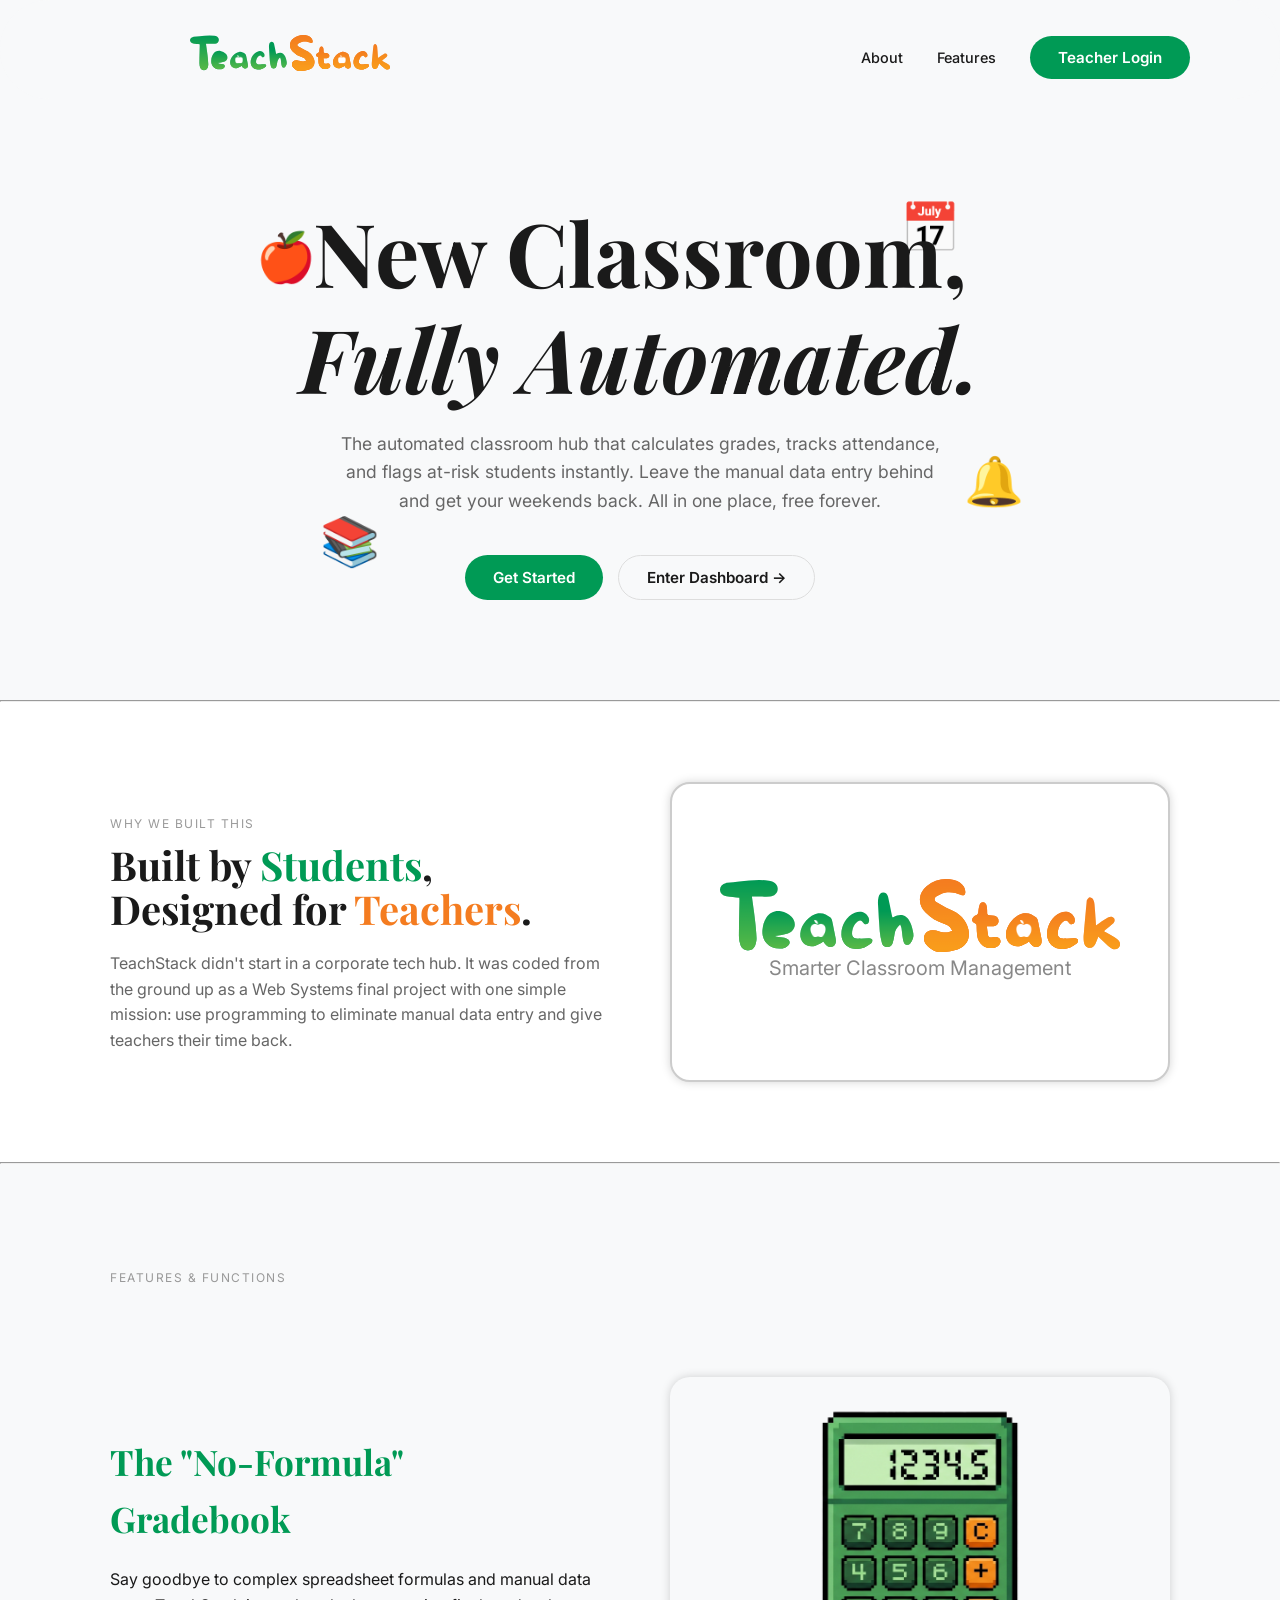
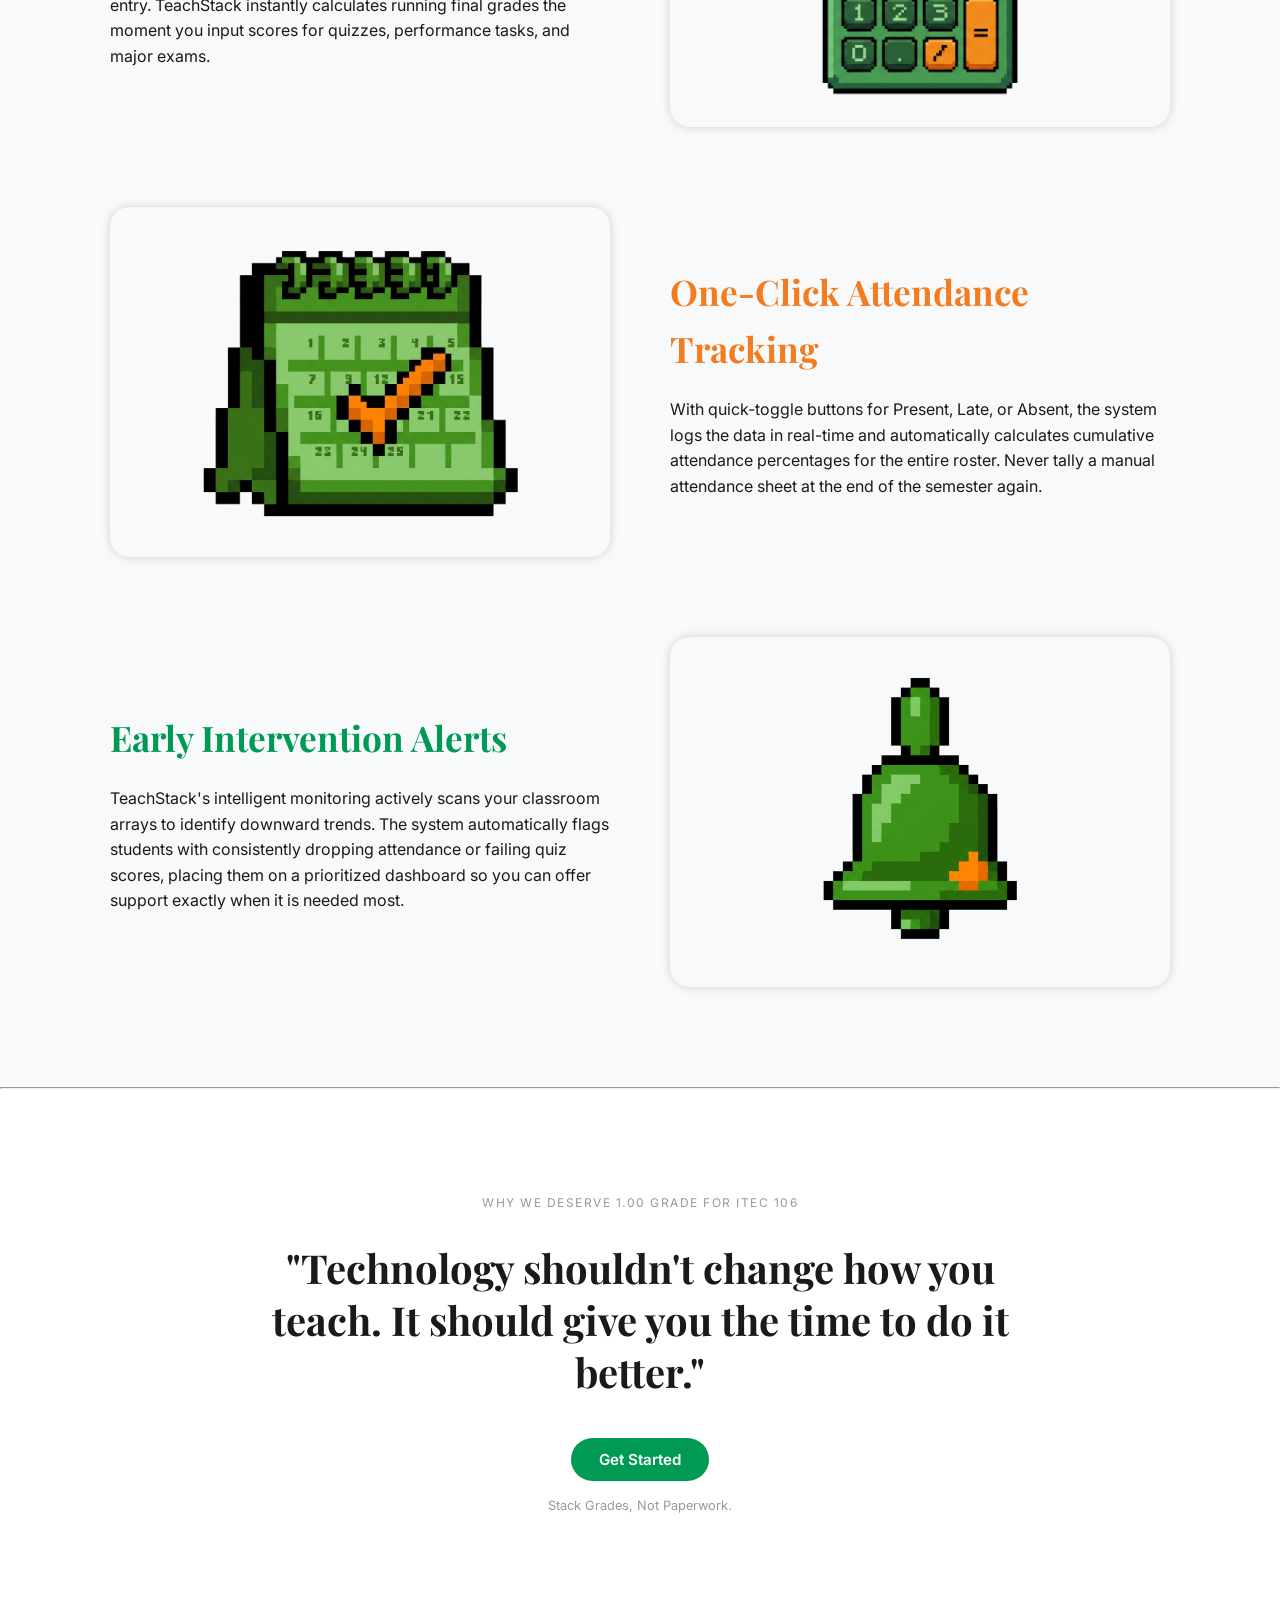
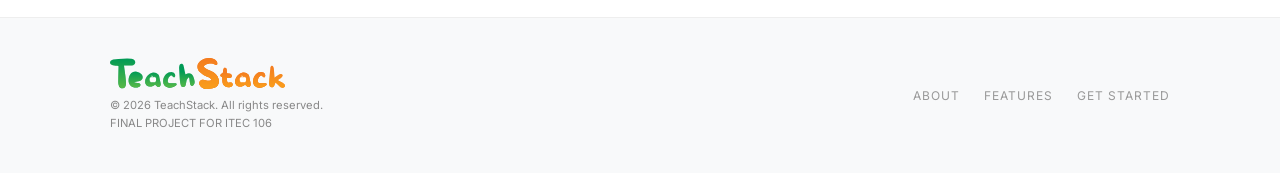
<file: gradebook.html>
<!DOCTYPE html>
<html lang="en">
<head>
  <meta charset="UTF-8">
  <title>TeachStack - Gradebook</title>
  <link rel="stylesheet" href="styles.css">
  <link rel="icon" type="image/png" href="Pixel-Art-Apple-5.png">
</head>
<body>

  <aside class="sidebar">
    <div>
      <div class="logo"><img src="TeachStack.svg" alt=""></div>
      <a href="dashboard.html" class="nav-item">
        <svg viewBox="0 0 24 24"><path d="M3 13h8V3H3v10zm0 8h8v-6H3v6zm10 0h8V11h-8v10zm0-18v6h8V3h-8z"/></svg> Dashboard
      </a>
      <div class="nav-item active">
        <svg viewBox="0 0 24 24"><path d="M12 2C6.48 2 2 6.48 2 12s4.48 10 10 10 10-4.48 10-10S17.52 2 12 2zm0 3c1.66 0 3 1.34 3 3s-1.34 3-3 3-3-1.34-3-3 1.34-3 3-3zm0 14.2c-2.5 0-4.71-1.28-6-3.22.03-1.99 4-3.08 6-3.08 1.99 0 5.97 1.09 6 3.08-1.29 1.94-3.5 3.22-6 3.22z"/></svg> All Section
      </div>
      <div class="sub-nav" id="sidebarSubNav">
      </div>
    </div>
    <button class="btn-logout" onclick="logout()"><svg viewBox="0 0 24 24" width="20"><path d="M17 7l-1.41 1.41L18.17 11H8v2h10.17l-2.58 2.58L17 17l5-5zM4 5h8V3H4c-1.1 0-2 .9-2 2v14c0 1.1.9 2 2 2h8v-2H4V5z"/></svg> Log Out</button>
  </aside>

  <main class="main-content fade-in">
    <div class="top-header">
      <a href="dashboard.html" class="back-link">&larr; Dashboard</a>
      <h1 class="page-title ui-sec-name">SECTION NAME</h1>
      <h2 class="page-subtitle ui-sub-code">SUBJECT CODE: SUBJECT NAME</h2>
      <div class="enrollment-count"><svg viewBox="0 0 24 24" width="20" fill="currentColor"><path d="M12 12c2.21 0 4-1.79 4-4s-1.79-4-4-4-4 1.79-4 4 1.79 4 4 4zm0 2c-2.67 0-8 1.34-8 4v2h16v-2c0-2.66-5.33-4-8-4z"/></svg> <span class="ui-enroll-count">0 Student Enrolled</span></div>
      
      <div class="tabs">
        <a href="masterlist.html" class="tab">Masterlist</a>
        <a href="attendance.html" class="tab">Attendance</a>
        <a href="gradebook.html" class="tab active">Gradebook</a>
        <a href="analytics.html" class="tab">Class Analytics</a>
      </div>
    </div>

    <div style="margin-bottom: 15px;">
      <h3 style="color: var(--green); font-size: 24px; font-weight: 800;"><span class="ui-sec-name"></span> Gradebook</h3>
      <p style="color: var(--text-gray); font-size: 14px;">Student grades tracker in this subject</p>
    </div>

    <div class="table-wrapper">
      <table id="gradebookTable">
        <thead id="gbHead">
          </thead>
        <tbody id="gbBody">
          </tbody>
      </table>
    </div>
  </main>

  <script src="store.js"></script>
  <script>
    const section = getCurrentSection();
    
    // Initialize Grades Structure if it doesn't exist
    if (!section.grades || !section.grades.weights) {
        section.grades = {
            weights: { quiz: 10, pt: 50, exam: 40 },
            cols: { quiz: 2, pt: 3, exam: 2 },
            maxScores: {
                'quiz-1': 15, 'quiz-2': 15,
                'pt-1': 50, 'pt-2': 50, 'pt-3': 50,
                'exam-1': 50, 'exam-2': 50
            },
            records: {}
        };
        saveData();
    }

    // Convert Percentage to PH Grade
    function toPhGrade(pct) {
        if (pct === null || isNaN(pct)) return "-";
        const gradeTable = [
            [96.7, 1.00], [93.4, 1.25], [90.1, 1.50],
            [86.7, 1.75], [83.4, 2.00], [80.1, 2.25],
            [76.7, 2.50], [73.4, 2.75], [70.0, 3.00],
            [0,    5.00]
        ];
        for (const [min, grade] of gradeTable) { 
            if (pct >= min) return grade.toFixed(2); 
        }
        return "5.00";
    }

    // Render the Headers (Quizzes, PTs, Exams dynamically based on counts)
    function renderGradebook() {
        updateHeaderUI();
        const thead = document.getElementById('gbHead');
        const g = section.grades;

        // Row 1: Groupings & Weights
        let r1 = `<tr>
            <th rowspan="2" class="sticky-col-left th-green" style="min-width:200px;">STUDENT</th>
            <th colspan="${g.cols.quiz}" class="th-quiz">
              QUIZZES 
              <span style="background:white; border-radius:10px; padding:2px 5px; font-size:11px; margin:0 5px;"><input type="number" class="table-input" style="width:30px; padding:0; height:15px; font-size:11px;" value="${g.weights.quiz}" onchange="updateWeight('quiz', this.value)">%</span> 
              <button style="background:white; border:none; padding:2px 8px; border-radius:10px; font-size:10px; font-weight:700; cursor:pointer;" onclick="addCol('quiz')">+add</button>
            </th>
            <th colspan="${g.cols.pt}" class="th-pt">
              PERFORMANCE TASKS 
              <span style="background:white; border-radius:10px; padding:2px 5px; font-size:11px; margin:0 5px;"><input type="number" class="table-input" style="width:30px; padding:0; height:15px; font-size:11px;" value="${g.weights.pt}" onchange="updateWeight('pt', this.value)">%</span> 
              <button style="background:white; border:none; padding:2px 8px; border-radius:10px; font-size:10px; font-weight:700; cursor:pointer;" onclick="addCol('pt')">+add</button>
            </th>
            <th colspan="${g.cols.exam}" class="th-exam">
              EXAMS 
              <span style="background:white; border-radius:10px; padding:2px 5px; font-size:11px; margin:0 5px;"><input type="number" class="table-input" style="width:30px; padding:0; height:15px; font-size:11px;" value="${g.weights.exam}" onchange="updateWeight('exam', this.value)">%</span> 
              <button style="background:white; border:none; padding:2px 8px; border-radius:10px; font-size:10px; font-weight:700; cursor:pointer;" onclick="addCol('exam')">+add</button>
            </th>
            <th rowspan="2" class="sticky-col-right th-green" style="min-width:100px;">FINAL GRADE</th>
        </tr>`;

        // Row 2: Sub-columns and Max Scores
        let r2 = `<tr>`;
        ['quiz', 'pt', 'exam'].forEach(cat => {
            for(let i=1; i<=g.cols[cat]; i++) {
                let colId = `${cat}-${i}`;
                let maxVal = g.maxScores[colId] || 100;
                let label = cat === 'quiz' ? 'Q' : cat === 'pt' ? 'PT' : 'E';
                r2 += `<th class="th-${cat}" style="font-size:16px;">${label}${i} <span style="background:#C4E8D4; border-radius:15px; padding:2px 10px; display:inline-block; margin-left:5px;"><input type="number" class="table-input" style="width:30px; padding:0; height:20px; font-size:16px; font-weight:800; color:var(--text-dark);" value="${maxVal}" onchange="updateMaxScore('${colId}', this.value)"></span></th>`;
            }
        });
        r2 += `</tr>`;

        thead.innerHTML = r1 + r2;
        renderBody();
    }

    // Render Student Rows and Grade Inputs
    function renderBody() {
        const tbody = document.getElementById('gbBody');
        const g = section.grades;
        tbody.innerHTML = '';

        section.students.forEach(s => {
            const fullName = `${s.last.toUpperCase()}, ${s.first.toUpperCase()}`;
            g.records[fullName] = g.records[fullName] || {};

            let rHTML = `<tr><td class="sticky-col-left">${fullName}</td>`;

            ['quiz', 'pt', 'exam'].forEach(cat => {
                for(let i=1; i<=g.cols[cat]; i++) {
                    let colId = `${cat}-${i}`;
                    let score = g.records[fullName][colId] !== undefined ? g.records[fullName][colId] : '';
                    // oninput updates the array without rebuilding the whole table so we don't lose typing focus
                    rHTML += `<td><input type="number" class="table-input" value="${score}" oninput="updateScore('${fullName}', '${colId}', this.value)" style="width:100%;"></td>`;
                }
            });

            rHTML += `<td class="sticky-col-right" id="final-${fullName.replace(/\s+/g, '-')}">-</td></tr>`;
            tbody.innerHTML += rHTML;
            
            // Calculate initial grade on load
            recalcStudent(fullName);
        });
    }

    // Updates logic on individual cell type
    function updateScore(name, colId, val) {
        section.grades.records[name][colId] = val;
        saveData();
        recalcStudent(name);
    }

    function updateWeight(cat, val) {
        section.grades.weights[cat] = parseFloat(val) || 0;
        saveData();
        renderBody(); // Re-render body to force recalculations
    }

    function updateMaxScore(colId, val) {
        section.grades.maxScores[colId] = parseFloat(val) || 100;
        saveData();
        renderBody();
    }

    function addCol(cat) {
        section.grades.cols[cat]++;
        // Automatically give it a default max score of 50
        section.grades.maxScores[`${cat}-${section.grades.cols[cat]}`] = 50; 
        saveData();
        renderGradebook();
    }

    // Math for calculating the final grade live
    function recalcStudent(name) {
        const g = section.grades;
        let catTotals = { quiz: {s:0, m:0}, pt: {s:0, m:0}, exam: {s:0, m:0} };

        ['quiz', 'pt', 'exam'].forEach(cat => {
            for(let i=1; i<=g.cols[cat]; i++) {
                let colId = `${cat}-${i}`;
                let score = g.records[name][colId];
                if (score !== undefined && score !== '') {
                    catTotals[cat].s += parseFloat(score) || 0;
                    catTotals[cat].m += parseFloat(g.maxScores[colId]) || 100;
                }
            }
        });

        let totalPct = 0;
        let hasGrades = false;
        
        ['quiz', 'pt', 'exam'].forEach(cat => {
            if (catTotals[cat].m > 0) {
                hasGrades = true;
                let catPct = (catTotals[cat].s / catTotals[cat].m) * 100;
                totalPct += catPct * (g.weights[cat] / 100);
            }
        });

        let finalG = hasGrades ? toPhGrade(totalPct) : "-";
        
        // Target just this cell to avoid re-rendering entire rows and losing input focus
        const safeId = name.replace(/\s+/g, '-');
        const finalEl = document.getElementById(`final-${safeId}`);
        if (finalEl) {
            finalEl.textContent = finalG;
        }
    }

    renderGradebook();
  </script>
</body>
</html>
</file>
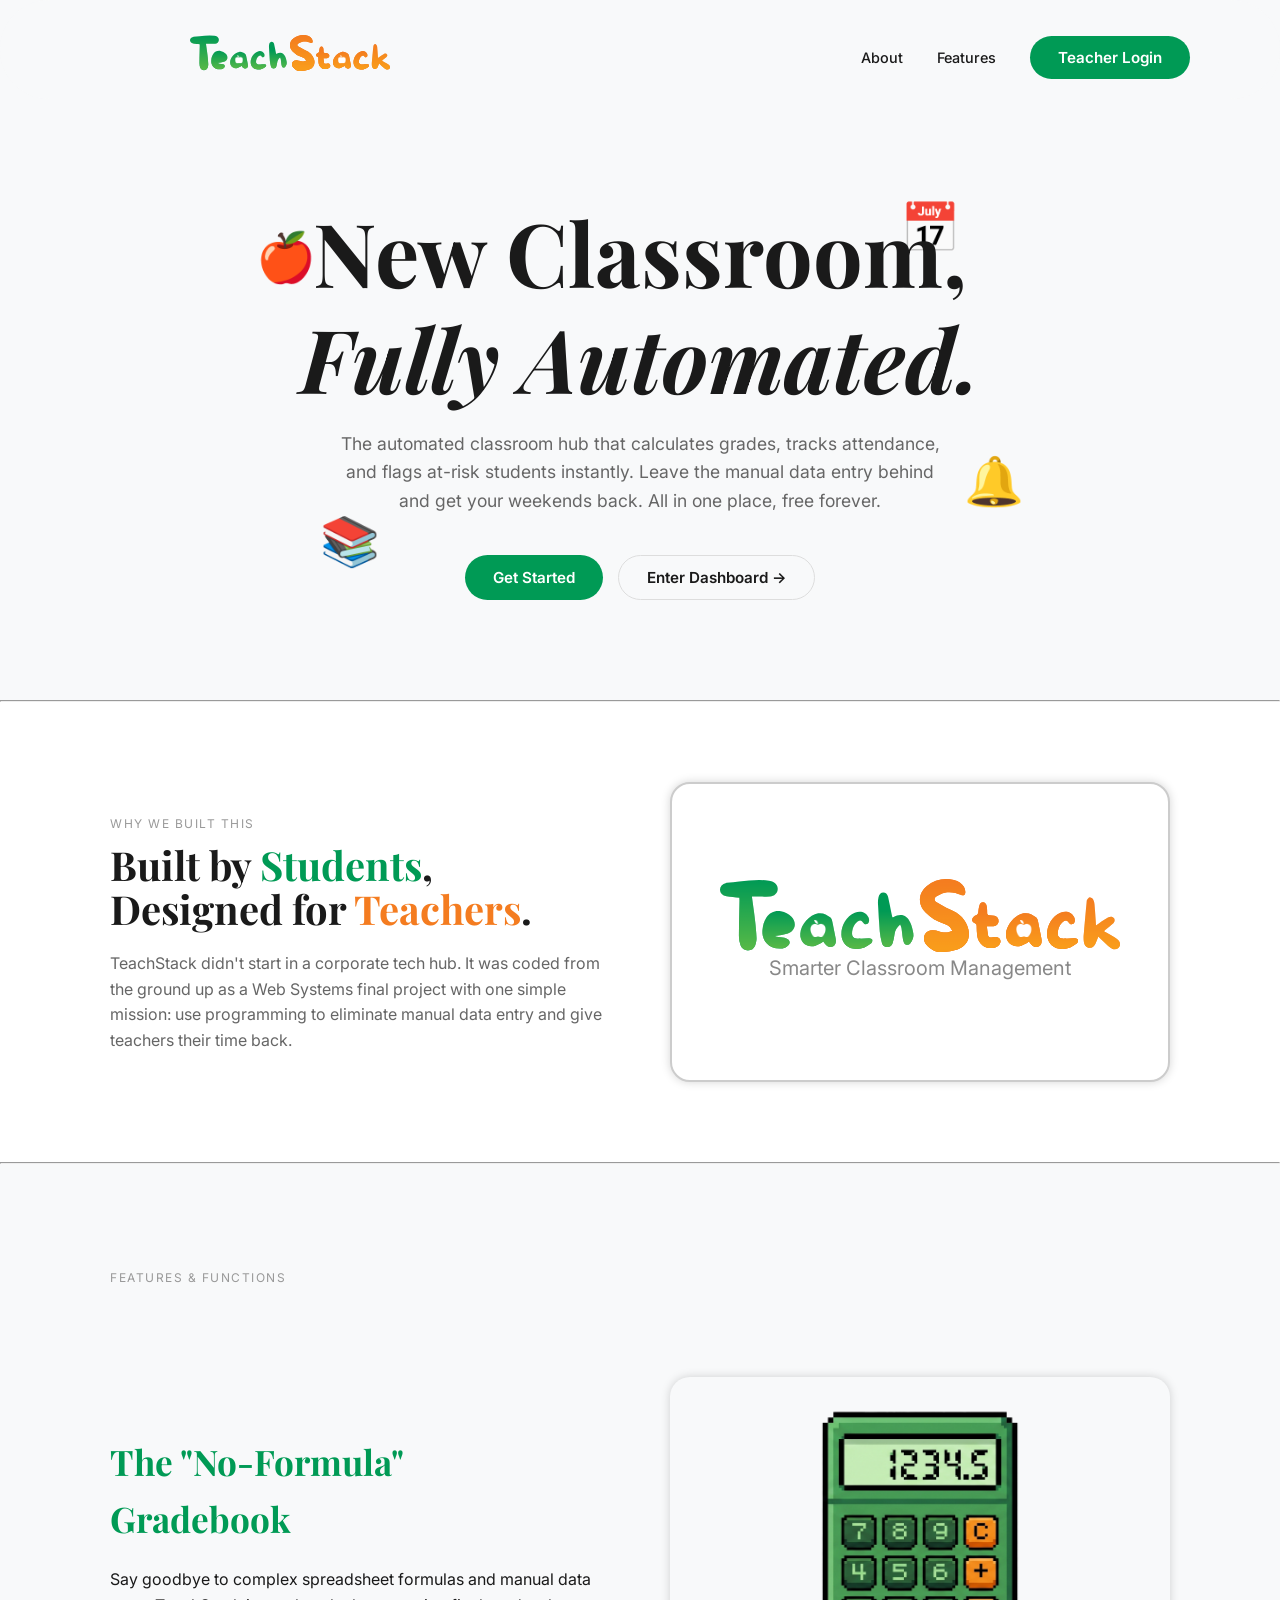
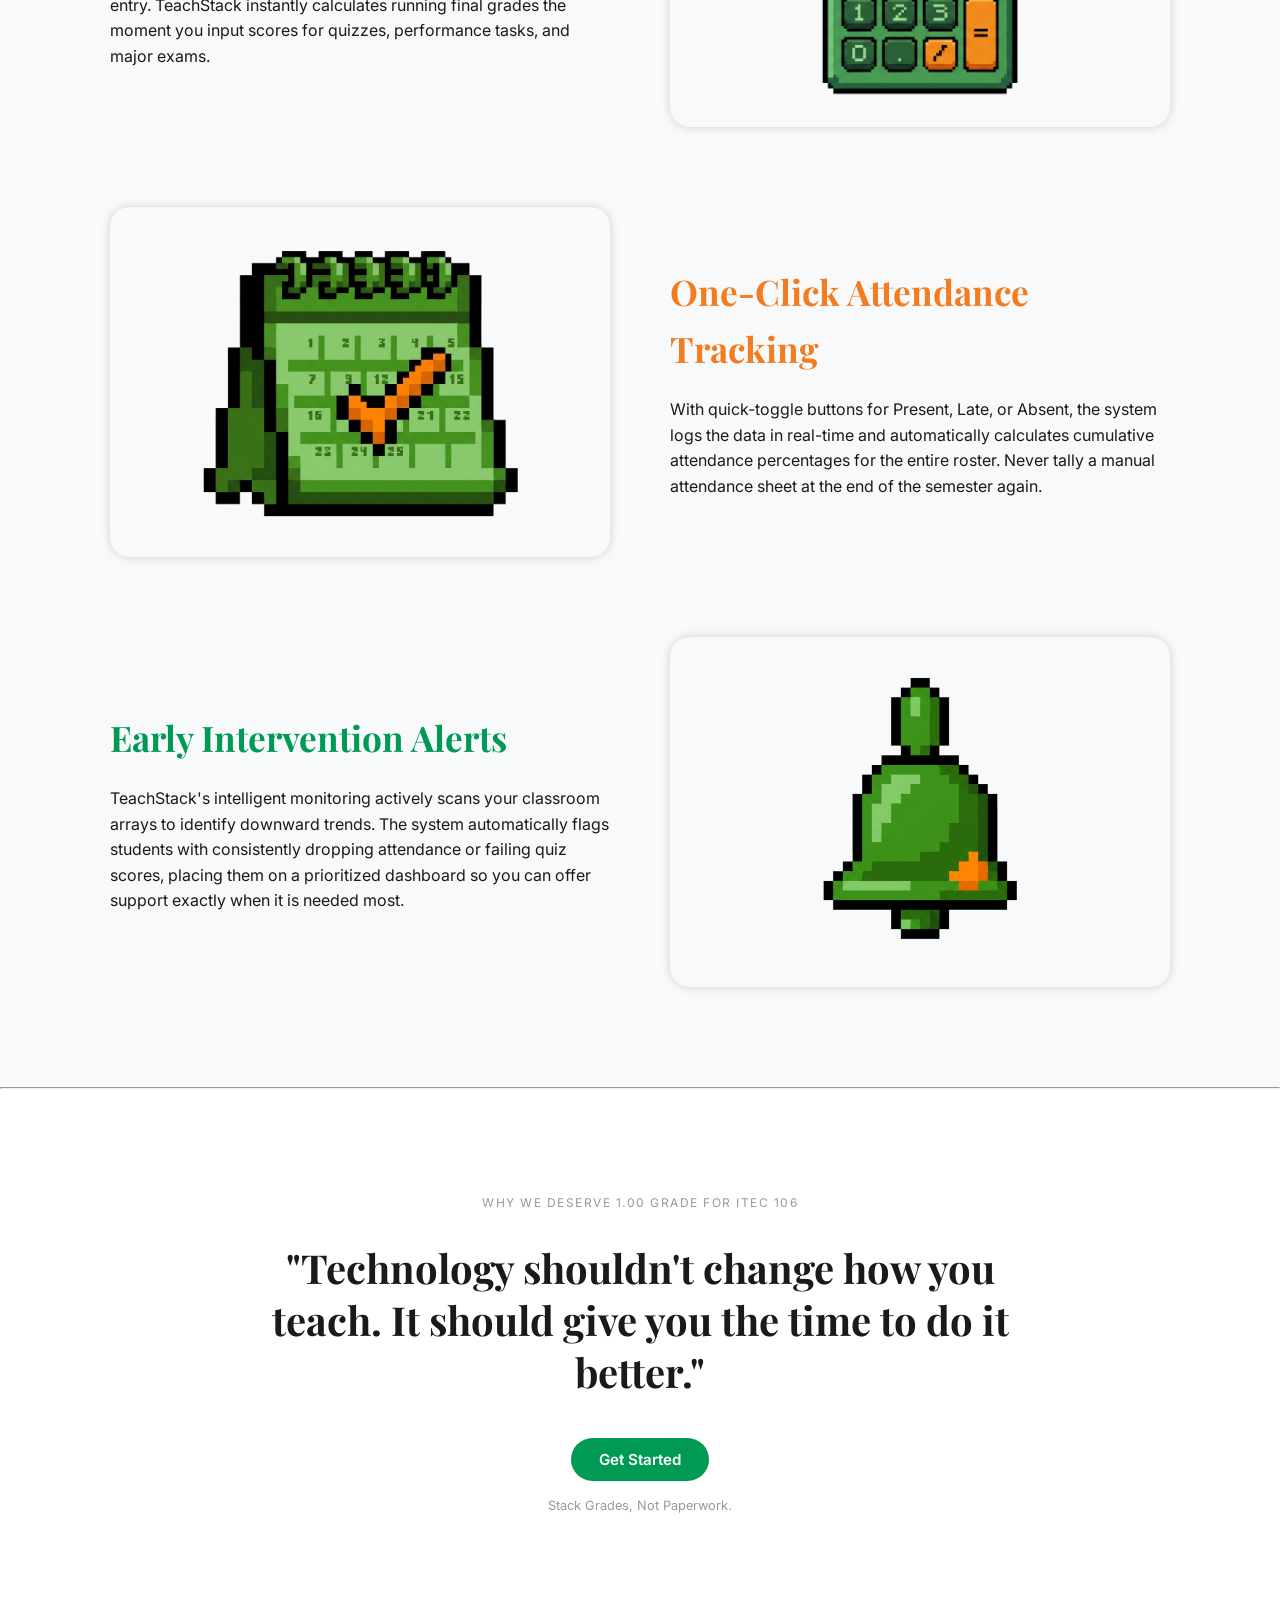
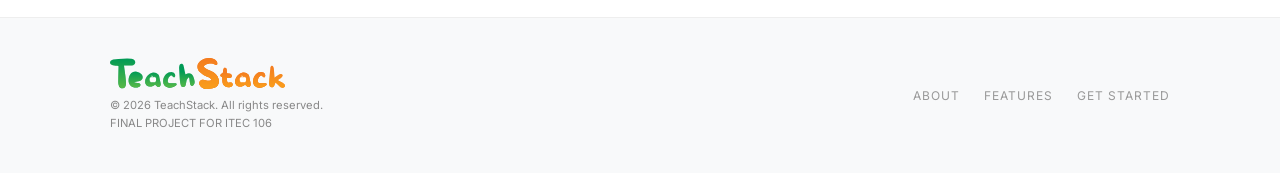
<file: masterlist.html>
<!DOCTYPE html>
<html lang="en">
<head>
  <meta charset="UTF-8">
  <title>TeachStack - Masterlist</title>
  <link rel="stylesheet" href="styles.css">
  <link rel="icon" type="image/png" href="Pixel-Art-Apple-5.png">
</head>
<body>

  <aside class="sidebar">
    <div>
      <div class="logo"><img src="TeachStack.svg" alt=""></div>
      <a href="dashboard.html" class="nav-item">
        <svg viewBox="0 0 24 24"><path d="M3 13h8V3H3v10zm0 8h8v-6H3v6zm10 0h8V11h-8v10zm0-18v6h8V3h-8z"/></svg> Dashboard
      </a>
      <div class="nav-item active">
        <svg viewBox="0 0 24 24"><path d="M12 2C6.48 2 2 6.48 2 12s4.48 10 10 10 10-4.48 10-10S17.52 2 12 2zm0 3c1.66 0 3 1.34 3 3s-1.34 3-3 3-3-1.34-3-3 1.34-3 3-3zm0 14.2c-2.5 0-4.71-1.28-6-3.22.03-1.99 4-3.08 6-3.08 1.99 0 5.97 1.09 6 3.08-1.29 1.94-3.5 3.22-6 3.22z"/></svg> All Section
      </div>
      <div class="sub-nav" id="sidebarSubNav">
      </div>
    </div>
    <button class="btn-logout" onclick="logout()"><svg viewBox="0 0 24 24" width="20"><path d="M17 7l-1.41 1.41L18.17 11H8v2h10.17l-2.58 2.58L17 17l5-5zM4 5h8V3H4c-1.1 0-2 .9-2 2v14c0 1.1.9 2 2 2h8v-2H4V5z"/></svg> Log Out</button>
  </aside>

  <main class="main-content fade-in">
    <div class="top-header">
      <a href="dashboard.html" class="back-link">&larr; Dashboard</a>
      <h1 class="page-title ui-sec-name">SECTION NAME</h1>
      <h2 class="page-subtitle ui-sub-code">SUBJECT CODE: SUBJECT NAME</h2>
      <div class="enrollment-count"><svg viewBox="0 0 24 24" width="20" fill="currentColor"><path d="M12 12c2.21 0 4-1.79 4-4s-1.79-4-4-4-4 1.79-4 4 1.79 4 4 4zm0 2c-2.67 0-8 1.34-8 4v2h16v-2c0-2.66-5.33-4-8-4z"/></svg> <span class="ui-enroll-count">0 Student Enrolled</span></div>
      
      <div class="tabs">
        <a href="masterlist.html" class="tab active">Masterlist</a>
        <a href="attendance.html" class="tab">Attendance</a>
        <a href="gradebook.html" class="tab">Gradebook</a>
        <a href="analytics.html" class="tab">Class Analytics</a>
      </div>
    </div>

    <div style="display: flex; justify-content: space-between; align-items: center; margin-bottom: 15px;">
      <div>
        <h3 style="color: var(--green); font-size: 24px; font-weight: 800;"><span class="ui-sec-name"></span> Master list</h3>
        <p style="color: var(--text-gray); font-size: 14px;">List of enrolled student in this subject</p>
      </div>
      <button class="btn-primary" onclick="toggleModal('addStudentModal')">+ ADD STUDENT</button>
    </div>

    <div class="table-wrapper">
      <table id="masterlistTable">
        <thead>
          <tr>
            <th class="th-green">STUDENT NUMBER</th>
            <th class="th-green">LAST NAME</th>
            <th class="th-green">FIRST NAME</th>
            <th class="th-green">STUDENT EMAIL</th>
            <th class="th-green">ACTIONS</th>
          </tr>
        </thead>
        <tbody id="studentTbody"></tbody>
      </table>
    </div>
  </main>

  <div class="modal-overlay" id="addStudentModal">
    <div class="modal">
      <button class="modal-close" onclick="toggleModal('addStudentModal')">X</button>
      <h3 class="modal-title">ADD STUDENT TO <span class="ui-sec-name"></span></h3>
      <div style="display: flex; gap: 15px;">
        <div class="input-group" style="flex:1;"><label>Student Number</label><input type="text" id="stuNum"></div>
        <div class="input-group" style="flex:1;"><label>Last Name</label><input type="text" id="stuLast"></div>
        <div class="input-group" style="flex:1;"><label>First Name</label><input type="text" id="stuFirst"></div>
      </div>
      <div class="input-group"><label>Student Email</label><input type="email" id="stuEmail"></div>
      <div style="text-align: center;"><button class="btn-primary" onclick="addStudent()">+ ADD STUDENT</button></div>
    </div>
  </div>
  <div class="modal-overlay" id="reportCardModal">
    <div class="modal" style="max-width: 450px;">
      <button class="modal-close" onclick="toggleModal('reportCardModal')">X</button>
      <h3 class="modal-title" style="margin-bottom: 5px; font-size: 16px; color: var(--text-gray);">STUDENT REPORT CARD</h3>
      <h4 id="rcStudentName" style="text-align: center; color: var(--green); font-size: 24px; font-weight: 800; margin-bottom: 25px;">LASTNAME, FIRSTNAME</h4>

      <div style="display: grid; grid-template-columns: 1fr 1fr; gap: 20px; margin-bottom: 20px;">
          <div style="background: var(--light-green); padding: 20px; border-radius: 15px; text-align: center; border: 2px solid var(--green);">
              <div style="font-size: 12px; font-weight: 800; color: var(--text-dark); margin-bottom: 10px;">CURRENT GRADE</div>
              <div id="rcGrade" style="font-size: 36px; font-weight: 800; color: var(--green); line-height: 1;">1.00</div>
          </div>
          <div style="background: var(--light-orange); padding: 20px; border-radius: 15px; text-align: center; border: 2px solid var(--orange);">
              <div style="font-size: 12px; font-weight: 800; color: var(--text-dark); margin-bottom: 10px;">ATTENDANCE</div>
              <div id="rcAttendance" style="font-size: 36px; font-weight: 800; color: var(--orange); line-height: 1;">100%</div>
          </div>
      </div>

      <div id="rcStatus" style="background: var(--green); color: white; text-align: center; padding: 15px; border-radius: 15px; font-weight: 800; font-size: 18px; letter-spacing: 1px;">
          PASSING
      </div>
    </div>
  </div>

  <script src="store.js"></script>
  <script>
    const section = getCurrentSection();
    
    function renderTable() {
        updateHeaderUI();
        const tbody = document.getElementById('studentTbody');
        tbody.innerHTML = '';
        section.students.forEach((s, idx) => {
            // Format name exactly how it's saved in Gradebook & Attendance arrays
            const fullName = `${s.last.toUpperCase()}, ${s.first.toUpperCase()}`;
            
            tbody.innerHTML += `
              <tr>
                <td>${s.number}</td>
                <td>${s.last.toUpperCase()}</td>
                <td>${s.first.toUpperCase()}</td>
                <td>${s.email}</td>
                <td>
                    <button class="btn-primary" style="padding: 4px 12px; font-size: 12px; margin-right: 15px;" onclick="openReportCard('${fullName}')">VIEW</button>
                    <span style="color: red; cursor: pointer; font-size:18px;" onclick="delStudent(${idx})">🗑️</span>
                </td>
              </tr>`;
        });
    }

    // --- NEW: REPORT CARD LOGIC ---
    function openReportCard(fullName) {
        document.getElementById('rcStudentName').textContent = fullName;

        // 1. Calculate Grade
        let grade = "-";
        const g = section.grades;
        if (g && g.weights) {
            let catTotals = { quiz: {s:0, m:0}, pt: {s:0, m:0}, exam: {s:0, m:0} };
            ['quiz', 'pt', 'exam'].forEach(cat => {
                for(let i=1; i<=g.cols[cat]; i++) {
                    let colId = `${cat}-${i}`;
                    let score = g.records[fullName]?.[colId];
                    if (score !== undefined && score !== '') {
                        catTotals[cat].s += parseFloat(score) || 0;
                        catTotals[cat].m += parseFloat(g.maxScores[colId]) || 100;
                    }
                }
            });

            let totalPct = 0;
            let hasGrades = false;
            ['quiz', 'pt', 'exam'].forEach(cat => {
                if (catTotals[cat].m > 0) {
                    hasGrades = true;
                    let catPct = (catTotals[cat].s / catTotals[cat].m) * 100;
                    totalPct += catPct * (g.weights[cat] / 100);
                }
            });

            if (hasGrades) {
                const gradeTable = [
                    [96.7, 1.00], [93.4, 1.25], [90.1, 1.50],
                    [86.7, 1.75], [83.4, 2.00], [80.1, 2.25],
                    [76.7, 2.50], [73.4, 2.75], [70.0, 3.00],
                    [0,    5.00]
                ];
                for (const [min, val] of gradeTable) {
                    if (totalPct >= min) { grade = val.toFixed(2); break; }
                }
            }
        }
        document.getElementById('rcGrade').textContent = grade;

        // 2. Calculate Attendance
        let attPct = "-";
        if (section.attendance && section.attendance.dates && section.attendance.dates.length > 0) {
            let p=0, l=0, a=0;
            section.attendance.dates.forEach(d => {
                const stat = section.attendance.records[fullName]?.[d] || "present";
                if(stat==="present") p++; else if(stat==="late") l++; else a++;
            });
            const total = p+l+a;
            if (total > 0) attPct = Math.round(((p+l)/total) * 100) + "%";
        }
        document.getElementById('rcAttendance').textContent = attPct;

        // 3. Update Status Box Colors
        const statusBox = document.getElementById('rcStatus');
        if (grade === "-") {
            statusBox.textContent = "NO GRADE DATA";
            statusBox.style.background = "var(--text-gray)";
        } else if (parseFloat(grade) > 3.00) {
            statusBox.textContent = "AT RISK (NEEDS INTERVENTION)";
            statusBox.style.background = "#E11D48"; // TeachStack Red
        } else {
            statusBox.textContent = "PASSING";
            statusBox.style.background = "var(--green)";
        }

        // Open the Modal
        toggleModal('reportCardModal');
    }

    function addStudent() {
        const num = document.getElementById('stuNum').value;
        const last = document.getElementById('stuLast').value.trim();
        const first = document.getElementById('stuFirst').value.trim();
        const email = document.getElementById('stuEmail').value;
        
        if(!last || !first) return alert("Last Name and First Name are required");
        
        // Push the new student directly into the unified database
        section.students.push({ number: num, last: last, first: first, email: email });
        saveData(); // Save it to teachstack_data
        
        renderTable();
        toggleModal('addStudentModal');
        
        // Clear inputs
        document.querySelectorAll('#addStudentModal input').forEach(inpt => inpt.value = '');
    }

    function delStudent(idx) {
        if(confirm("Remove student?")) {
            section.students.splice(idx, 1);
            saveData();
            renderTable();
        }
    }

    renderTable();
  </script>
</body>
</html>
</file>
<file: style.css>
:root {
    --green: #009A55;
    --orange: #F47C20;
    --bg-light: #F8F9FA;
    --text-dark: #1A1A1A;
    --text-light: #666666;
    --font-sans: 'Inter', sans-serif;
    --font-serif: 'Playfair Display', serif;
}

* {
    margin: 0;
    padding: 0;
    box-sizing: border-box;
}

body {
    font-family: var(--font-sans);
    color: var(--text-dark);
    background-color: var(--bg-light);
    line-height: 1.6;
    overflow-x: hidden;
}

html {
    scroll-behavior: smooth;
}

/* Typography & Utilities */
.text-green { color: var(--green); }
.text-orange { color: var(--orange); }
.text-center { text-align: center; display: block; margin: 0 auto; }

h1, h2, h3 {
    font-family: var(--font-serif);
    color: var(--text-dark);
}

.section-label {
    font-size: 0.75rem;
    text-transform: uppercase;
    letter-spacing: 1.5px;
    color: #999;
    margin-bottom: 10px;
    display: inline-block;
}

.container {
    max-width: 1100px;
    margin: 0 auto;
    padding: 0 20px;
}

/* Buttons */
.btn {
    padding: 12px 28px;
    border-radius: 50px;
    font-family: var(--font-sans);
    font-weight: 600;
    font-size: 0.95rem;
    cursor: pointer;
    transition: all 0.3s ease;
    border: none;
}

.btn-primary {
    background-color: var(--green);
    color: white;
}

.btn-primary:hover {
    background-color: #008247;
    transform: translateY(-2px);
    box-shadow: 0 4px 12px rgba(0, 154, 85, 0.3);
}

.btn-outline {
    background-color: transparent;
    color: var(--text-dark);
    border: 1px solid #ddd;
}

.btn-outline:hover {
    border-color: var(--text-dark);
}

.btn-white {
    background-color: white;
}

.btn-white:hover {
    transform: scale(1.05);
}

/* Navigation */
header {
    padding: 20px 20px 20px 20px;
    position: sticky;
    top: 0;
    background-color: rgba(248, 249, 250, 0.95);
    backdrop-filter: blur(10px);
    z-index: 100;
    border-radius: 100px;
    
}

.nav-container {
    max-width: 1200px;
    margin: 0 auto;
    padding: 0 50px;
    display: flex;
    justify-content: space-between;
    align-items: center;
    margin-top: 15px;
}

.logo {
    width: 200px;
    height: auto;
    position: relative;
    margin-left: 100px;
}

nav a {
    text-decoration: none;
    color: var(--text-dark);
    margin-right: 30px;
    font-size: 0.9rem;
    font-weight: 500;
    transition: color 0.2s;
}

nav a:hover {
    color: var(--green);
}

/* Hero Section */
.hero {
    text-align: center;
    padding: 100px 20px;
    position: relative;
}

.hero h1 {
    font-size: 5.5rem;
    line-height: 1.2;
    margin-bottom: 20px;
}

.hero p {
    max-width: 600px;
    margin: 0 auto 40px;
    color: var(--text-light);
    font-size: 1.1rem;
}

.hero-buttons {
    display: flex;
    justify-content: center;
    gap: 15px;
}

.floating-icons {
    position: absolute;
    width: 100%;
    height: 100%;
    top: 0; left: 0;
    pointer-events: none;
    z-index: -1;
}

.icon {
    position: absolute;
    font-size: 3rem;
    animation: float 6s ease-in-out infinite;
}

.icon-1 { top: 20%; left: 20%; animation-delay: 0s; }
.icon-2 { top: 15%; right: 25%; animation-delay: 1s; }
.icon-3 { bottom: 20%; left: 25%; animation-delay: 2s; }
.icon-4 { bottom: 30%; right: 20%; animation-delay: 3s; }

@keyframes float {
    0% { transform: translateY(0px) rotate(0deg); }
    50% { transform: translateY(-20px) rotate(10deg); }
    100% { transform: translateY(0px) rotate(0deg); }
}

/* About Section */
.about-section {
    padding: 80px 0;
    background-color: white;
}

.layout-grid {
    display: grid;
    grid-template-columns: 1fr 1fr;
    gap: 60px;
    align-items: center;
}

.about-text h2 {
    font-size: 2.5rem;
    line-height: 1.1;
    margin-bottom: 20px;
}

.placeholder-box {
    background-color: #ffffff;
    border-radius: 20px;
    display: flex;
    flex-direction: column;
    justify-content: center;
    align-items: center;
    min-height: 300px;
    border: 2px solid #ccc;
    color: #888;
    box-shadow: 0 0px 10px rgba(0, 0, 0, 0.169);
    
}

.LogoAbout {
    width: 400px;
}

/* Features Section */
.features-section {
    padding: 100px 0;
}

.feature-row {
    display: flex;
    align-items: center;
    justify-content: space-between;
    margin-top: 80px;
    gap: 60px;
}

.feature-row.reverse {
    flex-direction: row-reverse;
}

.feature-text {
    flex: 1;
}

.feature-text h3 {
    font-size: 2.2rem;
    margin-bottom: 20px;
}

.feature-image {
    flex: 1;
    height: 350px;
}

.pixel-art {
    background-color: transparent;
    border: none;
    font-size: 1.2rem;
}

.calc_featimg {
    width: 130%;
}

.calendar_featimg {
    width: 75%;
}

.bell_featimg {
    width: 60%;
}

/* Quote Section */
.quote-section {
    text-align: center;
    padding: 100px 20px;
    background-color: white;
}

.quote-section h2 {
    font-size: 2.5rem;
    max-width: 800px;
    margin: 20px auto 40px;
    line-height: 1.3;
}

.quote-section .subtext {
    margin-top: 15px;
    font-size: 0.8rem;
    color: #999;
}

/* Footer */
footer {
    padding: 40px 0;
    border-top: 1px solid #eee;
}

.footer-content {
    display: flex;
    justify-content: space-between;
    align-items: center;
}

.footer-links a {
    font-size: 0.75rem;
    color: #999;
    text-decoration: none;
    margin-left: 20px;
    letter-spacing: 1px;
}

.footer_logo {
    width: 175px;
}

/* ------------------------------------------------ */
/* AUTH MODAL & SLIDING LOGIC                       */
/* ------------------------------------------------ */

.modal-overlay {
    position: fixed;
    top: 0; left: 0; right: 0; bottom: 0;
    background-color: rgba(0, 0, 0, 0.6);
    display: flex;
    justify-content: center;
    align-items: center;
    z-index: 1000;
    opacity: 0;
    visibility: hidden;
    transition: opacity 0.3s ease;
}

.modal-overlay.active {
    opacity: 1;
    visibility: visible;
}

.modal-container {
    background-color: #fff;
    border-radius: 20px;
    box-shadow: 0 14px 28px rgba(0,0,0,0.25), 0 10px 10px rgba(0,0,0,0.22);
    position: relative;
    overflow: hidden;
    width: 900px;
    max-width: 100%;
    min-height: 550px;
    transform: scale(0.9);
    transition: transform 0.3s ease;
}

.modal-overlay.active .modal-container {
    transform: scale(1);
}

.form-container {
    position: absolute;
    top: 0;
    height: 100%;
    transition: all 0.6s ease-in-out;
}

.sign-in-container {
    left: 0;
    width: 50%;
    z-index: 2;
}

.sign-up-container {
    left: 0;
    width: 50%;
    opacity: 0;
    z-index: 1;
}

/* Slide Logic */
.modal-container.right-panel-active .sign-in-container {
    transform: translateX(100%);
}

.modal-container.right-panel-active .sign-up-container {
    transform: translateX(100%);
    opacity: 1;
    z-index: 5;
    animation: show 0.6s;
}

@keyframes show {
    0%, 49.99% { opacity: 0; z-index: 1; }
    50%, 100% { opacity: 1; z-index: 5; }
}

/* Form Styles */
form {
    background-color: #FFFFFF;
    display: flex;
    align-items: center;
    justify-content: center;
    flex-direction: column;
    padding: 0 50px;
    height: 100%;
    text-align: center;
}

.modal-logo {
    width: 250px;
    margin-bottom: 20px;
}

.form-title {
    font-family: inter;
    margin-top: -20px;
    font-size: 1.2rem;
    font-weight: 700;
    margin-bottom: 30px;
    letter-spacing: 0.5px;
}

fieldset {
    border: 1px solid #ccc;
    border-radius: 10px;
    padding: 0 15px;
    margin-bottom: 15px;
    width: 100%;
    text-align: left;
}

legend {
    font-size: 0.8rem;
    font-weight: 700;
    padding: 0 5px;
}

input {
    border: none;
    outline: none;
    width: 100%;
    padding: 10px 0;
    font-family: var(--font-sans);
    font-size: 1rem;
}

.auth-message {
    min-height: 22px;
    margin-top: 12px;
    font-size: 0.9rem;
    color: #F47C20;
}

.forgot-password {
    color: #FFa580;
    font-size: 0.85rem;
    text-decoration: none;
    margin: 5px 0 20px;
}

.form-btn {
    width: 120px;
    margin-top: 10px;
    color: #ffffff;
}

/* Overlay Container */
.overlay-container {
    position: absolute;
    top: 0;
    left: 50%;
    width: 50%;
    height: 100%;
    overflow: hidden;
    transition: transform 0.6s ease-in-out;
    z-index: 100;
}

.modal-container.right-panel-active .overlay-container {
    transform: translateX(-100%);
}

.overlay {
    background: var(--green);
    background: linear-gradient(to right, var(--orange) 50%, var(--green) 50%);
    background-size: 200% 100%;
    color: #FFFFFF;
    position: relative;
    left: -100%;
    height: 100%;
    width: 200%;
    transform: translateX(0);
    transition: transform 0.6s ease-in-out;
}

.modal-container.right-panel-active .overlay {
    transform: translateX(50%);
}

.overlay-panel {
    position: absolute;
    display: flex;
    align-items: center;
    justify-content: center;
    flex-direction: column;
    padding: 0 40px;
    text-align: center;
    top: 0;
    height: 100%;
    width: 50%;
    transform: translateX(0);
    transition: transform 0.6s ease-in-out;
}

.overlay-panel h2 {
    color: white;
    font-family: var(--font-sans);
    font-size: 2.5rem;
    font-weight: 700;
    margin-bottom: 20px;
    line-height: 1.1;
}

.overlay-panel p {
    font-size: 1rem;
    font-weight: 400;
    margin-bottom: 30px;
}

.small-text {
    font-size: 0.85rem !important;
    margin-bottom: 15px !important;
}

.overlay-left {
    transform: translateX(-20%);
}

.modal-container.right-panel-active .overlay-left {
    transform: translateX(0);
}

.overlay-right {
    right: 0;
    background-color: var(--green);
    transform: translateX(0);
}

.modal-container.right-panel-active .overlay-right {
    transform: translateX(20%);
}

.close-modal {
    position: absolute;
    top: 20px;
    right: 30px;
    font-size: 2rem;
    cursor: pointer;
    color: white;
}

/* Scroll Animation Classes */
.fade-in-section {
    opacity: 0;
    transform: translateY(30px);
    transition: opacity 0.8s ease-out, transform 0.8s ease-out;
    will-change: opacity, visibility;
}

.fade-in-section.is-visible {
    opacity: 1;
    transform: none;
}
</file>
<file: styles.css>
@import url('https://fonts.googleapis.com/css2?family=Inter:wght@400;500;600;700;800&family=Playfair+Display:wght@700&display=swap');

:root {
  /* Core Brand Colors */
  --green: #009A55;
  --green-hover: #008247;
  --orange: #F47C20;
  --orange-hover: #E06912;
  
  /* Soft Backgrounds */
  --light-green: #E5F5EC;
  --light-orange: #FDEBDD;
  --bg-color: #F4F7F6; /* Slightly softer than pure white/gray */
  
  /* Typography & Borders */
  --text-dark: #1E293B; /* Deeper slate for better contrast */
  --text-gray: #64748B;
  --border-color: #E2E8F0;
  
  /* Modern Shadows */
  --shadow-sm: 0 1px 2px 0 rgba(0, 0, 0, 0.05);
  --shadow-md: 0 4px 6px -1px rgba(0, 0, 0, 0.1), 0 2px 4px -1px rgba(0, 0, 0, 0.06);
  --shadow-lg: 0 10px 15px -3px rgba(0, 0, 0, 0.1), 0 4px 6px -2px rgba(0, 0, 0, 0.05);
  --shadow-float: 0 20px 25px -5px rgba(0, 0, 0, 0.1), 0 10px 10px -5px rgba(0, 0, 0, 0.04);
}

* { 
  box-sizing: border-box; 
  margin: 0; 
  padding: 0; 
  font-family: 'Inter', sans-serif; 
}

body { 
  display: flex; 
  height: 100vh; 
  background-color: var(--bg-color); 
  color: var(--text-dark); 
  overflow: hidden; 
  -webkit-font-smoothing: antialiased;
}

/* --- Smooth Animations --- */
@keyframes fadeIn { 
  from { opacity: 0; transform: translateY(15px); } 
  to { opacity: 1; transform: translateY(0); } 
}

@keyframes popIn {
  from { opacity: 0; transform: scale(0.95); }
  to { opacity: 1; transform: scale(1); }
}

.fade-in { 
  animation: fadeIn 0.5s cubic-bezier(0.16, 1, 0.3, 1) forwards; 
}

/* --- Sidebar --- */
.sidebar { 
  width: 280px; 
  background: #FFFFFF; 
  border-right: 1px solid var(--border-color); 
  padding: 30px 20px; 
  display: flex; 
  flex-direction: column; 
  justify-content: space-between; 
  z-index: 20;
  box-shadow: var(--shadow-sm);
}

.logo {
  padding: 10px 20px 30px; 
  height: auto; 
  width: 100%; 
  display: flex;
  justify-content: center;
}
.logo img { max-width: 180px; }

.nav-item { 
  display: flex; 
  align-items: center; 
  gap: 14px; 
  padding: 14px 16px; 
  margin-bottom: 8px; 
  color: var(--text-gray); 
  text-decoration: none; 
  font-weight: 600; 
  font-size: 15px;
  border-radius: 12px; 
  transition: all 0.3s ease; 
  cursor: pointer; 
}

.nav-item:hover { 
  background: var(--light-green); 
  color: var(--green); 
  transform: translateX(4px);
}

.nav-item.active { 
  background: var(--green); 
  color: #FFFFFF; 
  box-shadow: var(--shadow-md);
}

.nav-item svg { width: 20px; height: 20px; fill: currentColor; }

.sub-nav, .sidebar-section-list { 
  margin-left: 46px; 
  display: flex; 
  flex-direction: column; 
  gap: 12px; 
  font-size: 14px; 
  color: var(--text-gray); 
  margin-top: 5px;
}

.sub-nav a, .sidebar-section-list a { 
  color: inherit; 
  text-decoration: none; 
  transition: all 0.2s ease; 
  cursor: pointer;
}

.sub-nav a:hover, .sidebar-section-list a:hover { 
  color: var(--green); 
  font-weight: 600; 
  transform: translateX(2px);
}

.btn-logout { 
  display: flex; 
  align-items: center; 
  justify-content: center;
  gap: 10px; 
  background: white; 
  border: 1px solid var(--border-color); 
  padding: 12px 20px; 
  border-radius: 12px; 
  cursor: pointer; 
  font-weight: 600; 
  color: var(--text-gray);
  transition: all 0.3s ease; 
}

.btn-logout:hover { 
  background: #FFF1F2; 
  color: #E11D48; 
  border-color: #FECDD3;
  box-shadow: var(--shadow-sm);
}

/* --- Main Content Layout --- */
.main-content { 
  flex: 1; 
  display: flex; 
  flex-direction: column; 
  height: 100vh; 
  overflow-y: auto; 
  padding: 40px 60px; 
}

.top-header { margin-bottom: 30px; }

.back-link { 
  font-size: 13px; 
  color: var(--text-gray); 
  text-decoration: none; 
  display: inline-flex; 
  align-items: center; 
  gap: 6px; 
  margin-bottom: 15px; 
  text-transform: uppercase; 
  font-weight: 700; 
  letter-spacing: 0.5px;
  transition: color 0.2s;
}
.back-link:hover { color: var(--green); }

.page-title { 
  font-size: 36px; 
  font-weight: 800; 
  color: var(--text-dark); 
  line-height: 1.2; 
  letter-spacing: -0.5px;
}

.page-subtitle { 
  font-size: 20px; 
  font-weight: 700; 
  color: var(--green); 
  margin-bottom: 8px; 
}

.enrollment-count { 
  color: var(--orange); 
  font-weight: 700; 
  font-size: 15px;
  display: flex; 
  align-items: center; 
  gap: 8px; 
  margin-bottom: 25px; 
}

/* --- Navigation Tabs --- */
.tabs { 
  display: flex; 
  gap: 35px; 
  border-bottom: 2px solid var(--border-color); 
  margin-bottom: 30px; 
}

.tab { 
  padding-bottom: 12px; 
  color: var(--text-gray); 
  text-decoration: none; 
  font-weight: 600; 
  font-size: 16px; 
  border-bottom: 3px solid transparent; 
  transition: all 0.3s ease; 
}

.tab.active { 
  color: var(--green); 
  border-bottom-color: var(--green); 
}

.tab:hover:not(.active) { color: var(--text-dark); }

/* --- Buttons --- */
.btn-primary, .btn-add-section { 
  background: var(--green); 
  color: white; 
  border: none; 
  padding: 10px 24px; 
  border-radius: 30px; 
  font-weight: 700; 
  font-size: 14px;
  letter-spacing: 0.5px;
  cursor: pointer; 
  transition: all 0.3s cubic-bezier(0.4, 0, 0.2, 1); 
  box-shadow: var(--shadow-sm);
}

.btn-primary:hover, .btn-add-section:hover { 
  background: var(--green-hover); 
  box-shadow: 0 6px 15px rgba(0, 154, 85, 0.25); 
  transform: translateY(-2px); 
}

/* --- Tables & Gradebook --- */
.table-wrapper { 
  width: 100%; 
  overflow-x: auto; 
  max-height: 65vh; 
  background: #FFFFFF;
  border: 1px solid var(--border-color); 
  border-radius: 16px; 
  box-shadow: var(--shadow-sm);
  position: relative; 
}

table { 
  width: 100%; 
  border-collapse: separate; 
  border-spacing: 0; 
  min-width: 800px; 
  text-align: center; 
}

th, td { 
  padding: 16px 14px; 
  border-bottom: 1px solid var(--border-color); 
  font-size: 14px; 
  background: white; 
  white-space: nowrap; 
}

th { 
  font-weight: 700; 
  color: var(--text-dark); 
  position: sticky; 
  top: 0; 
  z-index: 5; 
  text-transform: uppercase;
  font-size: 13px;
  letter-spacing: 0.5px;
}

tbody tr { transition: background-color 0.2s ease; }
tbody tr:hover td { background-color: #F8FAFC !important; } /* Soft hover effect */

/* Table Header Colors */
.th-green { background: var(--light-green) !important; color: var(--green); border-bottom: 2px solid #C4E8D4; }
.th-quiz { background: #F1F5F9 !important; }
.th-pt { background: #F8FAFC !important; }
.th-exam { background: #F1F5F9 !important; }

/* Sticky Left & Right Columns */
.sticky-col-left { 
  position: sticky; 
  left: 0; 
  z-index: 10 !important; 
  font-weight: 600; 
  text-align: left; 
  background: #FFFFFF !important; 
  border-right: 2px solid var(--border-color); 
}
.sticky-col-right { 
  position: sticky; 
  right: 0; 
  z-index: 10 !important; 
  font-weight: 800; 
  background: #FFFFFF !important; 
  border-left: 2px solid var(--border-color); 
}
th.sticky-col-left, th.sticky-col-right { 
  z-index: 15 !important; 
  background: var(--light-green) !important;
}

/* Status Badges (Attendance) */
.status { 
  padding: 6px 16px; 
  border-radius: 20px; 
  font-weight: 700; 
  font-size: 12px; 
  display: inline-block; 
  cursor: pointer; 
  min-width: 90px; 
  text-align: center; 
  transition: all 0.2s ease; 
  user-select: none; 
}
.status:hover { transform: scale(1.05); }
.status.present { background: #D1FAE5; color: #059669; }
.status.late { background: #FEF3C7; color: #D97706; }
.status.absent { background: #FEE2E2; color: #DC2626; }

/* Modals */
.modal-overlay { 
  position: fixed; 
  top: 0; left: 0; 
  width: 100%; height: 100%; 
  background: rgba(15, 23, 42, 0.4); 
  display: none; 
  justify-content: center; 
  align-items: center; 
  z-index: 100; 
  backdrop-filter: blur(4px); /* Premium glassmorphism */
}

.modal-overlay.active { display: flex; }

.modal, .custom-modal { 
  background: white; 
  border-radius: 24px; 
  padding: 40px; 
  width: 90%; 
  max-width: 550px; 
  position: relative; 
  box-shadow: var(--shadow-float);
  animation: popIn 0.4s cubic-bezier(0.16, 1, 0.3, 1) forwards;
  border-top: 6px solid var(--green); /* Cleaner than a full border */
}

.modal-close, .custom-modal-close { 
  position: absolute; 
  top: 20px; 
  right: 25px; 
  font-size: 24px; 
  font-weight: 800; 
  color: var(--text-gray); 
  cursor: pointer; 
  border: none; 
  background: transparent; 
  transition: color 0.2s;
}
.modal-close:hover, .custom-modal-close:hover { color: #E11D48; }

.modal-title { 
  text-align: center; 
  font-size: 24px; 
  font-weight: 800; 
  color: var(--text-dark); 
  margin-bottom: 30px; 
  text-transform: uppercase; 
  letter-spacing: -0.5px;
}

.input-group, .modal-fieldset { 
  position: relative; 
  margin-bottom: 25px; 
  border: 1px solid var(--border-color);
  border-radius: 12px;
  padding: 5px 15px;
  transition: border-color 0.3s;
}
.input-group:focus-within, .modal-fieldset:focus-within { border-color: var(--green); }

.input-group input, .modal-input { 
  width: 100%; 
  padding: 10px 0; 
  border: none; 
  font-size: 15px; 
  font-weight: 500;
  color: var(--text-dark);
  outline: none; 
  background: transparent;
}

.input-group label, .modal-legend { 
  font-size: 10px; 
  font-weight: 800;
  color: var(--text-gray); 
  text-transform: uppercase; 
  letter-spacing: 0.5px;
  padding: 0 5px;
}
.input-group:focus-within label, .modal-fieldset:focus-within .modal-legend { color: var(--green); }

/* Input Adjustments inside Tables */
.table-input { 
  width: 100px; 
  text-align: center; 
  border: none; 
  border-bottom: 2px solid transparent; 
  outline: none; 
  font-size: 14px; 
  font-weight: 600;
  background: transparent; 
  transition: border-color 0.2s;
}
.table-input:focus { border-bottom: 2px solid var(--green); }

input[type=number]::-webkit-inner-spin-button, 
input[type=number]::-webkit-outer-spin-button { -webkit-appearance: none; margin: 0; }
input[type=number] { -moz-appearance: textfield; text-align: center; }
</file>
